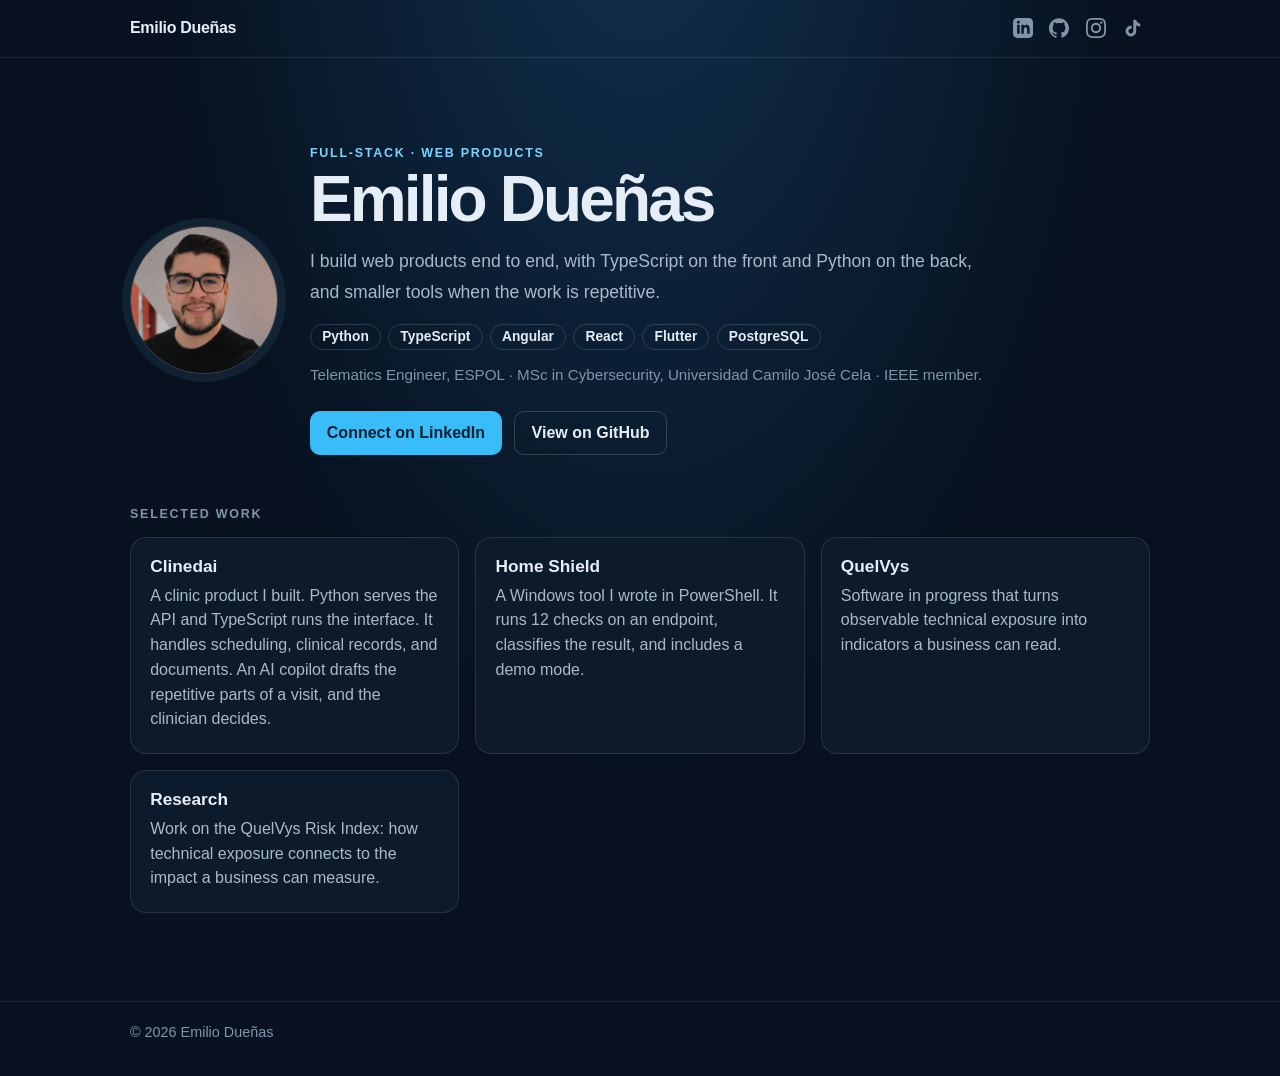
<file: index.html>
<!DOCTYPE html>
<html lang="en">
<head>
<meta charset="UTF-8">
<meta name="viewport" content="width=device-width, initial-scale=1.0">
<title>Emilio Dueñas - Full-stack Developer</title>
<meta name="description" content="Emilio Dueñas is a full-stack developer. He builds web products with TypeScript and Python, including Clinedai, and tools such as Home Shield.">
<meta name="author" content="Emilio Dueñas">
<meta name="keywords" content="software developer, Python, TypeScript, Angular, React, Flutter, PostgreSQL, Clinedai, QuelVys, Emilio Dueñas">
<meta name="theme-color" content="#07111f">
<link rel="canonical" href="https://soyemilioduenas.github.io/">
<meta property="og:type" content="website">
<meta property="og:url" content="https://soyemilioduenas.github.io/">
<meta property="og:title" content="Emilio Dueñas - Full-stack Developer">
<meta property="og:description" content="I build web products with TypeScript on the front and Python on the back, including Clinedai.">
<meta property="og:image" content="https://soyemilioduenas.github.io/images/profile.png">
<meta name="twitter:card" content="summary">
<meta name="twitter:title" content="Emilio Dueñas">
<meta name="twitter:description" content="Full-stack developer">
<link rel="icon" type="image/png" href="/images/favico.png">
<link rel="apple-touch-icon" href="/images/favico.png">
<link rel="stylesheet" href="/css/site.css">
</head>
<body>

<header>
<div class="wrap bar">
<a class="brand" href="/">Emilio Dueñas</a>
<nav class="social" aria-label="Social">
<a href="https://linkedin.com/in/emilio-duenas" target="_blank" rel="noopener noreferrer" title="LinkedIn" aria-label="LinkedIn"><svg xmlns="http://www.w3.org/2000/svg" width="20" height="20" viewBox="0 0 24 24" fill="currentColor" aria-hidden="true"><path d="M19 0h-14c-2.761 0-5 2.239-5 5v14c0 2.761 2.239 5 5 5h14c2.762 0 5-2.239 5-5v-14c0-2.761-2.238-5-5-5zm-11 19h-3v-11h3v11zm-1.5-12.268c-.966 0-1.75-.79-1.75-1.764s.784-1.764 1.75-1.764 1.75.79 1.75 1.764-.783 1.764-1.75 1.764zm13.5 12.268h-3v-5.604c0-3.368-4-3.113-4 0v5.604h-3v-11h3v1.765c1.396-2.586 7-2.777 7 2.476v6.759z"/></svg></a>
<a href="https://github.com/soyemilioduenas" target="_blank" rel="noopener noreferrer" title="GitHub" aria-label="GitHub"><svg xmlns="http://www.w3.org/2000/svg" width="20" height="20" viewBox="0 0 24 24" fill="currentColor" aria-hidden="true"><path d="M12 .297c-6.63 0-12 5.373-12 12 0 5.303 3.438 9.8 8.205 11.385.6.113.82-.258.82-.577 0-.285-.01-1.04-.015-2.04-3.338.724-4.042-1.61-4.042-1.61C4.422 18.07 3.633 17.7 3.633 17.7c-1.087-.744.084-.729.084-.729 1.205.084 1.838 1.236 1.838 1.236 1.07 1.835 2.809 1.305 3.495.998.108-.776.417-1.305.76-1.605-2.665-.3-5.466-1.332-5.466-5.93 0-1.31.465-2.38 1.235-3.22-.135-.303-.54-1.523.105-3.176 0 0 1.005-.322 3.3 1.23.96-.267 1.98-.399 3-.405 1.02.006 2.04.138 3 .405 2.28-1.552 3.285-1.23 3.285-1.23.645 1.653.24 2.873.12 3.176.765.84 1.23 1.91 1.23 3.22 0 4.61-2.805 5.625-5.475 5.92.42.36.81 1.096.81 2.22 0 1.606-.015 2.896-.015 3.286 0 .315.21.69.825.57C20.565 22.092 24 17.592 24 12.297c0-6.627-5.373-12-12-12"/></svg></a>
<a href="https://instagram.com/soyemilioduenas" target="_blank" rel="noopener noreferrer" title="Instagram" aria-label="Instagram"><svg xmlns="http://www.w3.org/2000/svg" width="20" height="20" viewBox="0 0 24 24" fill="currentColor" aria-hidden="true"><path d="M12 2.163c3.204 0 3.584.012 4.85.07 3.252.148 4.771 1.691 4.919 4.919.058 1.265.069 1.645.069 4.849 0 3.205-.012 3.584-.069 4.849-.149 3.225-1.664 4.771-4.919 4.919-1.266.058-1.644.07-4.85.07-3.204 0-3.584-.012-4.849-.07-3.26-.149-4.771-1.699-4.919-4.92-.058-1.265-.07-1.644-.07-4.849 0-3.204.013-3.583.07-4.849.149-3.227 1.664-4.771 4.919-4.919 1.266-.057 1.645-.069 4.849-.069zm0-2.163c-3.259 0-3.667.014-4.947.072-4.358.2-6.78 2.618-6.98 6.98-.059 1.281-.073 1.689-.073 4.948 0 3.259.014 3.668.072 4.948.2 4.358 2.618 6.78 6.98 6.98 1.281.058 1.689.072 4.948.072 3.259 0 3.668-.014 4.948-.072 4.354-.2 6.782-2.618 6.979-6.98.059-1.28.073-1.689.073-4.948 0-3.259-.014-3.667-.072-4.947-.196-4.354-2.617-6.78-6.979-6.98-1.281-.059-1.69-.073-4.949-.073zm0 5.838c-3.403 0-6.162 2.759-6.162 6.162s2.759 6.163 6.162 6.163 6.162-2.759 6.162-6.163c0-3.403-2.759-6.162-6.162-6.162zm0 10.162c-2.209 0-4-1.79-4-4 0-2.209 1.791-4 4-4s4 1.791 4 4c0 2.21-1.791 4-4 4zm6.406-11.845c-.796 0-1.441.645-1.441 1.44s.645 1.44 1.441 1.44c.795 0 1.439-.645 1.439-1.44s-.644-1.44-1.439-1.44z"/></svg></a>
<a href="https://tiktok.com/@soyemilioduenas" target="_blank" rel="noopener noreferrer" title="TikTok" aria-label="TikTok"><svg xmlns="http://www.w3.org/2000/svg" width="20" height="20" viewBox="0 0 24 24" fill="currentColor" aria-hidden="true"><path d="M19.59 6.69a4.83 4.83 0 0 1-3.77-4.25V2h-3.45v13.67a2.89 2.89 0 0 1-5.2 1.74 2.89 2.89 0 0 1 2.31-4.64 2.93 2.93 0 0 1 .88.13V9.4a6.84 6.84 0 0 0-1-.05A6.33 6.33 0 0 0 5 20.1a6.34 6.34 0 0 0 10.86-4.43v-7a8.16 8.16 0 0 0 4.77 1.52v-3.4a4.85 4.85 0 0 1-1-.1z"/></svg></a>
</nav>
</div>
</header>

<main class="wrap page home">
<div class="identity">
<img class="portrait" src="/images/profile.png" alt="Portrait of Emilio Dueñas" width="148" height="148" fetchpriority="high">
<div>
<p class="eyebrow">Full-stack · Web products</p>
<h1>Emilio Dueñas</h1>
<p class="lead">I build web products end to end, with TypeScript on the front and Python on the back, and smaller tools when the work is repetitive.</p>
<ul class="stack" aria-label="Technologies">
<li>Python</li>
<li>TypeScript</li>
<li>Angular</li>
<li>React</li>
<li>Flutter</li>
<li>PostgreSQL</li>
</ul>
<p class="facts">Telematics Engineer, ESPOL · MSc in Cybersecurity, Universidad Camilo José Cela · IEEE member.</p>
<div class="actions">
<a class="btn btn-primary" href="https://linkedin.com/in/emilio-duenas" target="_blank" rel="noopener noreferrer">Connect on LinkedIn</a>
<a class="btn btn-secondary" href="https://github.com/soyemilioduenas" target="_blank" rel="noopener noreferrer">View on GitHub</a>
</div>
</div>
</div>
<section class="work" aria-labelledby="work-heading">
<h2 id="work-heading">Selected work</h2>
<div class="work-grid">
<a class="work-card" href="https://clinedai.com/" target="_blank" rel="noopener noreferrer">
<strong>Clinedai</strong>
<span>A clinic product I built. Python serves the API and TypeScript runs the interface. It handles scheduling, clinical records, and documents. An AI copilot drafts the repetitive parts of a visit, and the clinician decides.</span>
</a>
<a class="work-card" href="/templates/">
<strong>Home Shield</strong>
<span>A Windows tool I wrote in PowerShell. It runs 12 checks on an endpoint, classifies the result, and includes a demo mode.</span>
</a>
<a class="work-card" href="/quelvys/">
<strong>QuelVys</strong>
<span>Software in progress that turns observable technical exposure into indicators a business can read.</span>
</a>
<a class="work-card" href="/research/">
<strong>Research</strong>
<span>Work on the QuelVys Risk Index: how technical exposure connects to the impact a business can measure.</span>
</a>
</div>
</section>
</main>

<footer>
<div class="wrap foot">
<p>&copy; 2026 Emilio Dueñas</p>
</div>
</footer>

</body>
</html>
</file>
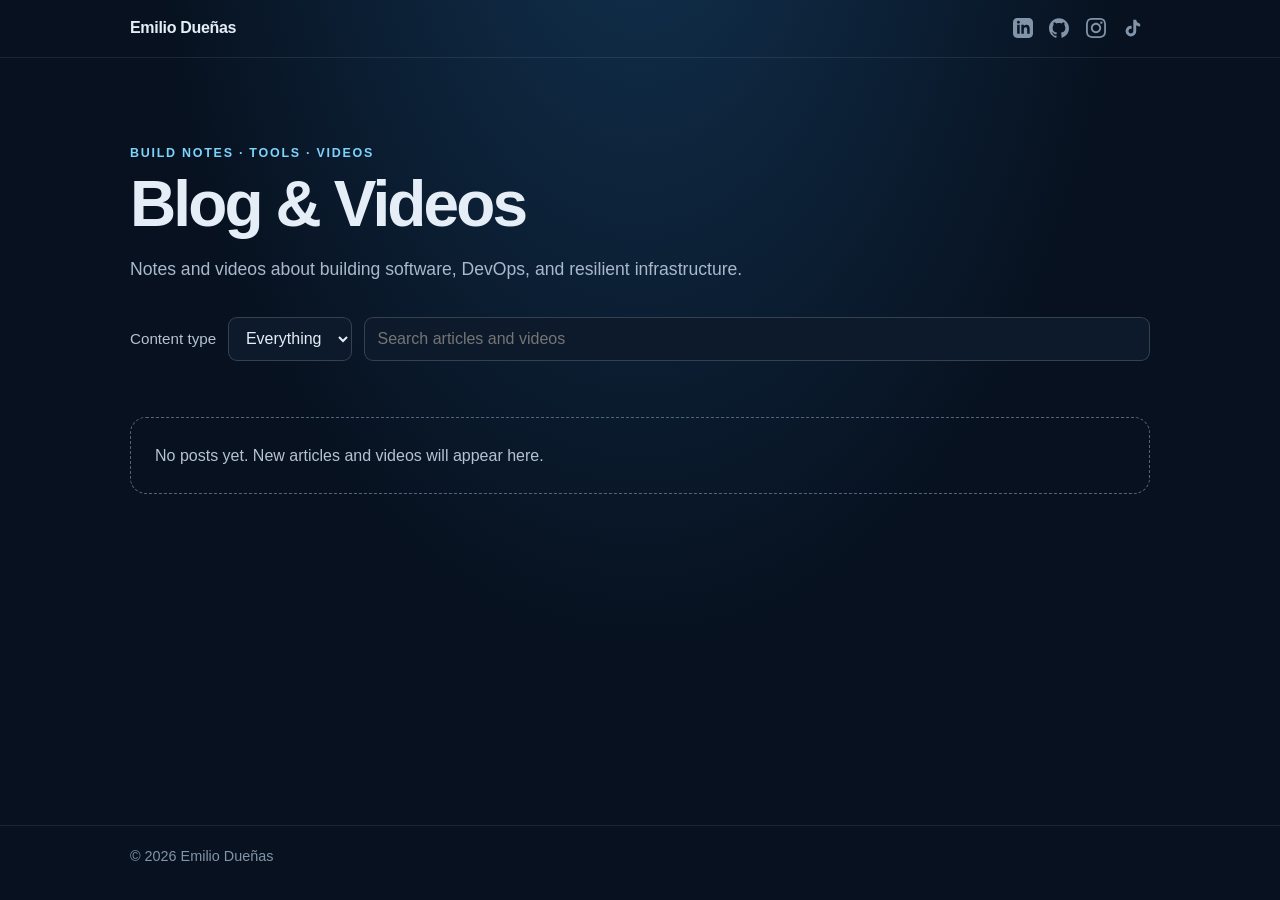
<file: blog/index.html>
<!doctype html>
<html lang="en">
<head>
  <meta charset="utf-8">
  <meta name="viewport" content="width=device-width, initial-scale=1">
  <meta name="description" content="Articles, notes, and videos by Emilio Dueñas about building software, DevOps, and resilient infrastructure.">
  <meta name="theme-color" content="#07111f">
  <link rel="canonical" href="https://soyemilioduenas.github.io/blog/">
  <meta property="og:type" content="website">
  <meta property="og:url" content="https://soyemilioduenas.github.io/blog/">
  <meta property="og:title" content="Blog & Videos | Emilio Dueñas">
  <meta property="og:description" content="Articles, notes, and videos about building software, DevOps, and resilient infrastructure.">
  <link rel="icon" type="image/png" href="/images/favico.png">
  <link rel="apple-touch-icon" href="/images/favico.png">
  <link rel="stylesheet" href="/css/site.css">
  <title>Blog & Videos | Emilio Dueñas</title>
</head>
<body>
  <header>
    <div class="wrap bar">
      <a class="brand" href="/">Emilio Dueñas</a>
      <nav class="social" aria-label="Social">
        <a href="https://linkedin.com/in/emilio-duenas" target="_blank" rel="noopener noreferrer" title="LinkedIn" aria-label="LinkedIn"><svg xmlns="http://www.w3.org/2000/svg" width="20" height="20" viewBox="0 0 24 24" fill="currentColor" aria-hidden="true"><path d="M19 0h-14c-2.761 0-5 2.239-5 5v14c0 2.761 2.239 5 5 5h14c2.762 0 5-2.239 5-5v-14c0-2.761-2.238-5-5-5zm-11 19h-3v-11h3v11zm-1.5-12.268c-.966 0-1.75-.79-1.75-1.764s.784-1.764 1.75-1.764 1.75.79 1.75 1.764-.783 1.764-1.75 1.764zm13.5 12.268h-3v-5.604c0-3.368-4-3.113-4 0v5.604h-3v-11h3v1.765c1.396-2.586 7-2.777 7 2.476v6.759z"/></svg></a>
        <a href="https://github.com/soyemilioduenas" target="_blank" rel="noopener noreferrer" title="GitHub" aria-label="GitHub"><svg xmlns="http://www.w3.org/2000/svg" width="20" height="20" viewBox="0 0 24 24" fill="currentColor" aria-hidden="true"><path d="M12 .297c-6.63 0-12 5.373-12 12 0 5.303 3.438 9.8 8.205 11.385.6.113.82-.258.82-.577 0-.285-.01-1.04-.015-2.04-3.338.724-4.042-1.61-4.042-1.61C4.422 18.07 3.633 17.7 3.633 17.7c-1.087-.744.084-.729.084-.729 1.205.084 1.838 1.236 1.838 1.236 1.07 1.835 2.809 1.305 3.495.998.108-.776.417-1.305.76-1.605-2.665-.3-5.466-1.332-5.466-5.93 0-1.31.465-2.38 1.235-3.22-.135-.303-.54-1.523.105-3.176 0 0 1.005-.322 3.3 1.23.96-.267 1.98-.399 3-.405 1.02.006 2.04.138 3 .405 2.28-1.552 3.285-1.23 3.285-1.23.645 1.653.24 2.873.12 3.176.765.84 1.23 1.91 1.23 3.22 0 4.61-2.805 5.625-5.475 5.92.42.36.81 1.096.81 2.22 0 1.606-.015 2.896-.015 3.286 0 .315.21.69.825.57C20.565 22.092 24 17.592 24 12.297c0-6.627-5.373-12-12-12"/></svg></a>
        <a href="https://instagram.com/soyemilioduenas" target="_blank" rel="noopener noreferrer" title="Instagram" aria-label="Instagram"><svg xmlns="http://www.w3.org/2000/svg" width="20" height="20" viewBox="0 0 24 24" fill="currentColor" aria-hidden="true"><path d="M12 2.163c3.204 0 3.584.012 4.85.07 3.252.148 4.771 1.691 4.919 4.919.058 1.265.069 1.645.069 4.849 0 3.205-.012 3.584-.069 4.849-.149 3.225-1.664 4.771-4.919 4.919-1.266.058-1.644.07-4.85.07-3.204 0-3.584-.012-4.849-.07-3.26-.149-4.771-1.699-4.919-4.92-.058-1.265-.07-1.644-.07-4.849 0-3.204.013-3.583.07-4.849.149-3.227 1.664-4.771 4.919-4.919 1.266-.057 1.645-.069 4.849-.069zm0-2.163c-3.259 0-3.667.014-4.947.072-4.358.2-6.78 2.618-6.98 6.98-.059 1.281-.073 1.689-.073 4.948 0 3.259.014 3.668.072 4.948.2 4.358 2.618 6.78 6.98 6.98 1.281.058 1.689.072 4.948.072 3.259 0 3.668-.014 4.948-.072 4.354-.2 6.782-2.618 6.979-6.98.059-1.28.073-1.689.073-4.948 0-3.259-.014-3.667-.072-4.947-.196-4.354-2.617-6.78-6.979-6.98-1.281-.059-1.69-.073-4.949-.073zm0 5.838c-3.403 0-6.162 2.759-6.162 6.162s2.759 6.163 6.162 6.163 6.162-2.759 6.162-6.163c0-3.403-2.759-6.162-6.162-6.162zm0 10.162c-2.209 0-4-1.79-4-4 0-2.209 1.791-4 4-4s4 1.791 4 4c0 2.21-1.791 4-4 4zm6.406-11.845c-.796 0-1.441.645-1.441 1.44s.645 1.44 1.441 1.44c.795 0 1.439-.645 1.439-1.44s-.644-1.44-1.439-1.44z"/></svg></a>
        <a href="https://tiktok.com/@soyemilioduenas" target="_blank" rel="noopener noreferrer" title="TikTok" aria-label="TikTok"><svg xmlns="http://www.w3.org/2000/svg" width="20" height="20" viewBox="0 0 24 24" fill="currentColor" aria-hidden="true"><path d="M19.59 6.69a4.83 4.83 0 0 1-3.77-4.25V2h-3.45v13.67a2.89 2.89 0 0 1-5.2 1.74 2.89 2.89 0 0 1 2.31-4.64 2.93 2.93 0 0 1 .88.13V9.4a6.84 6.84 0 0 0-1-.05A6.33 6.33 0 0 0 5 20.1a6.34 6.34 0 0 0 10.86-4.43v-7a8.16 8.16 0 0 0 4.77 1.52v-3.4a4.85 4.85 0 0 1-1-.1z"/></svg></a>
      </nav>
    </div>
  </header>
  <main class="wrap page">
    <p class="eyebrow">Build notes · Tools · Videos</p>
    <h1>Blog &amp; Videos</h1>
    <p class="lead">Notes and videos about building software, DevOps, and resilient infrastructure.</p>
    <div class="controls">
      <label for="type-filter">Content type</label>
      <select id="type-filter">
        <option value="all">Everything</option>
        <option value="article">Articles</option>
        <option value="video">Videos</option>
      </select>
      <label class="visually-hidden" for="search">Search posts</label>
      <input id="search" type="search" placeholder="Search articles and videos" autocomplete="off">
    </div>
    <section id="feed" class="feed" aria-label="Blog posts" aria-live="polite"></section>
    <p id="empty-state" class="empty" hidden>No posts yet. New articles and videos will appear here.</p>
  </main>
  <footer>
    <div class="wrap foot">
      <p>&copy; 2026 Emilio Dueñas</p>
    </div>
  </footer>
  <script>
    const feed = document.querySelector("#feed");
    const emptyState = document.querySelector("#empty-state");
    const typeFilter = document.querySelector("#type-filter");
    const search = document.querySelector("#search");
    const dateFormatter = new Intl.DateTimeFormat("en", { dateStyle: "long", timeZone: "UTC" });
    let entries = [];

    function addText(parent, tag, className, text) {
      const element = document.createElement(tag);
      if (className) element.className = className;
      element.textContent = text;
      parent.append(element);
      return element;
    }

    function getDate(value) {
      const date = new Date(`${value}T00:00:00Z`);
      return Number.isNaN(date.valueOf()) ? value : dateFormatter.format(date);
    }

    function safeVideoId(value) {
      return typeof value === "string" && /^[A-Za-z0-9_-]{11}$/.test(value) ? value : null;
    }

    function render() {
      const kind = typeFilter.value;
      const term = search.value.trim().toLocaleLowerCase();
      const visible = entries.filter((entry) => {
        const matchesType = kind === "all" || entry.type === kind;
        const matchesText = `${entry.title} ${entry.summary} ${(entry.tags || []).join(" ")}`.toLocaleLowerCase().includes(term);
        return matchesType && matchesText;
      });
      feed.replaceChildren();
      emptyState.hidden = visible.length > 0;
      if (entries.length && !visible.length) emptyState.textContent = "No posts match your search. Try a different term or filter.";
      else emptyState.textContent = "No posts yet. New articles and videos will appear here.";

      for (const entry of visible) {
        const card = document.createElement("article");
        card.className = "card";
        if (entry.type === "video") {
          const frame = document.createElement("div");
          frame.className = "frame";
          const iframe = document.createElement("iframe");
          iframe.src = `https://www.youtube-nocookie.com/embed/${safeVideoId(entry.youtubeId)}`;
          iframe.title = `Video: ${entry.title}`;
          iframe.loading = "lazy";
          iframe.referrerPolicy = "strict-origin-when-cross-origin";
          iframe.allow = "accelerometer; autoplay; clipboard-write; encrypted-media; gyroscope; picture-in-picture; web-share";
          iframe.allowFullscreen = true;
          frame.append(iframe);
          card.append(frame);
        }

        const details = document.createElement("div");
        details.className = "details";
        const meta = document.createElement("div");
        meta.className = "meta";
        addText(meta, "span", "kind", entry.type === "video" ? "Video" : "Article");
        const time = addText(meta, "time", "", getDate(entry.date));
        time.dateTime = entry.date;
        details.append(meta);
        const heading = addText(details, "h2", "", entry.title);
        if (entry.type === "article") {
          const link = document.createElement("a");
          link.href = entry.url;
          link.className = "read-more";
          link.textContent = "Read article →";
          heading.replaceChildren(link);
        }
        if (entry.summary) addText(details, "p", "summary", entry.summary);
        card.append(details);
        feed.append(card);
      }
    }

    typeFilter.addEventListener("change", render);
    search.addEventListener("input", render);

    Promise.all([
      fetch("/blog/articles.json").then((response) => { if (!response.ok) throw new Error(); return response.json(); }),
      fetch("/videos/videos.json").then((response) => { if (!response.ok) throw new Error(); return response.json(); })
    ]).then(([articles, videos]) => {
      const validArticles = Array.isArray(articles) ? articles
        .filter((item) => item && item.title && item.date && item.summary && typeof item.url === "string" && item.url.startsWith("/blog/posts/"))
        .map((item) => ({ ...item, type: "article" })) : [];
      const validVideos = Array.isArray(videos) ? videos
        .filter((item) => item && item.title && item.date && safeVideoId(item.youtubeId))
        .map((item) => ({ ...item, summary: item.description || "", type: "video" })) : [];
      entries = [...validArticles, ...validVideos].sort((a, b) => b.date.localeCompare(a.date));
      render();
    }).catch(() => {
      emptyState.hidden = false;
      emptyState.textContent = "Posts could not be loaded right now. Please try again later.";
    });
  </script>
</body>
</html>
</file>
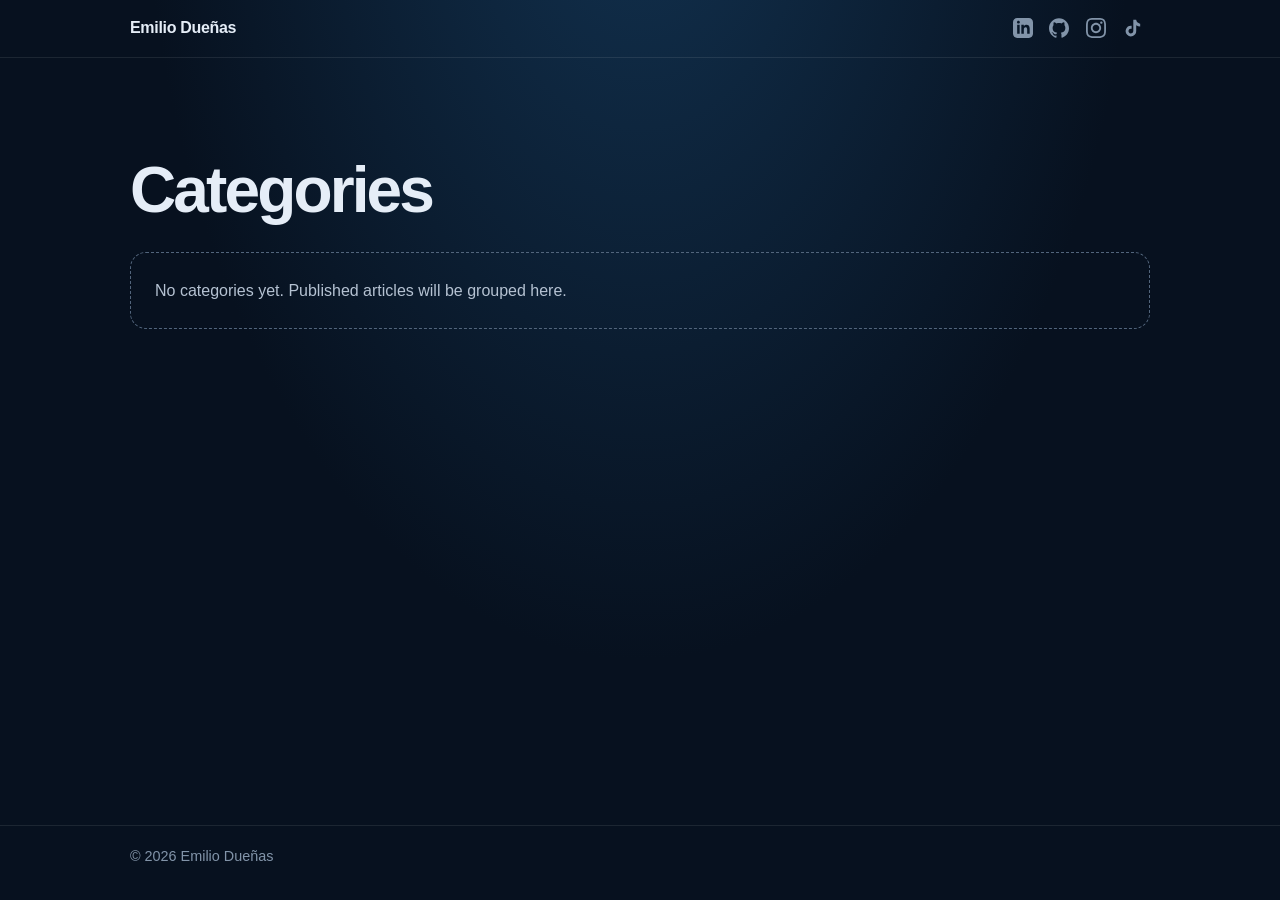
<file: categories/index.html>
<!DOCTYPE html>
<html lang="en">
<head>
<meta charset="UTF-8">
<meta name="viewport" content="width=device-width, initial-scale=1.0">
<title>Categories | Emilio Dueñas</title>
<meta name="description" content="Categories on the site of Emilio Dueñas.">
<meta name="author" content="Emilio Dueñas">
<meta name="theme-color" content="#07111f">
<link rel="canonical" href="https://soyemilioduenas.github.io/categories/">
<meta property="og:type" content="website">
<meta property="og:url" content="https://soyemilioduenas.github.io/categories/">
<meta property="og:title" content="Categories | Emilio Dueñas">
<meta property="og:description" content="Categories on the site of Emilio Dueñas.">
<meta property="og:image" content="https://soyemilioduenas.github.io/images/favico.png">
<link rel="icon" type="image/png" href="/images/favico.png">
<link rel="apple-touch-icon" href="/images/favico.png">
<link rel="stylesheet" href="/css/site.css">
</head>
<body>

<header>
<div class="wrap bar">
<a class="brand" href="/">Emilio Dueñas</a>
<nav class="social" aria-label="Social">
<a href="https://linkedin.com/in/emilio-duenas" target="_blank" rel="noopener noreferrer" title="LinkedIn" aria-label="LinkedIn"><svg xmlns="http://www.w3.org/2000/svg" width="20" height="20" viewBox="0 0 24 24" fill="currentColor" aria-hidden="true"><path d="M19 0h-14c-2.761 0-5 2.239-5 5v14c0 2.761 2.239 5 5 5h14c2.762 0 5-2.239 5-5v-14c0-2.761-2.238-5-5-5zm-11 19h-3v-11h3v11zm-1.5-12.268c-.966 0-1.75-.79-1.75-1.764s.784-1.764 1.75-1.764 1.75.79 1.75 1.764-.783 1.764-1.75 1.764zm13.5 12.268h-3v-5.604c0-3.368-4-3.113-4 0v5.604h-3v-11h3v1.765c1.396-2.586 7-2.777 7 2.476v6.759z"/></svg></a>
<a href="https://github.com/soyemilioduenas" target="_blank" rel="noopener noreferrer" title="GitHub" aria-label="GitHub"><svg xmlns="http://www.w3.org/2000/svg" width="20" height="20" viewBox="0 0 24 24" fill="currentColor" aria-hidden="true"><path d="M12 .297c-6.63 0-12 5.373-12 12 0 5.303 3.438 9.8 8.205 11.385.6.113.82-.258.82-.577 0-.285-.01-1.04-.015-2.04-3.338.724-4.042-1.61-4.042-1.61C4.422 18.07 3.633 17.7 3.633 17.7c-1.087-.744.084-.729.084-.729 1.205.084 1.838 1.236 1.838 1.236 1.07 1.835 2.809 1.305 3.495.998.108-.776.417-1.305.76-1.605-2.665-.3-5.466-1.332-5.466-5.93 0-1.31.465-2.38 1.235-3.22-.135-.303-.54-1.523.105-3.176 0 0 1.005-.322 3.3 1.23.96-.267 1.98-.399 3-.405 1.02.006 2.04.138 3 .405 2.28-1.552 3.285-1.23 3.285-1.23.645 1.653.24 2.873.12 3.176.765.84 1.23 1.91 1.23 3.22 0 4.61-2.805 5.625-5.475 5.92.42.36.81 1.096.81 2.22 0 1.606-.015 2.896-.015 3.286 0 .315.21.69.825.57C20.565 22.092 24 17.592 24 12.297c0-6.627-5.373-12-12-12"/></svg></a>
<a href="https://instagram.com/soyemilioduenas" target="_blank" rel="noopener noreferrer" title="Instagram" aria-label="Instagram"><svg xmlns="http://www.w3.org/2000/svg" width="20" height="20" viewBox="0 0 24 24" fill="currentColor" aria-hidden="true"><path d="M12 2.163c3.204 0 3.584.012 4.85.07 3.252.148 4.771 1.691 4.919 4.919.058 1.265.069 1.645.069 4.849 0 3.205-.012 3.584-.069 4.849-.149 3.225-1.664 4.771-4.919 4.919-1.266.058-1.644.07-4.85.07-3.204 0-3.584-.012-4.849-.07-3.26-.149-4.771-1.699-4.919-4.92-.058-1.265-.07-1.644-.07-4.849 0-3.204.013-3.583.07-4.849.149-3.227 1.664-4.771 4.919-4.919 1.266-.057 1.645-.069 4.849-.069zm0-2.163c-3.259 0-3.667.014-4.947.072-4.358.2-6.78 2.618-6.98 6.98-.059 1.281-.073 1.689-.073 4.948 0 3.259.014 3.668.072 4.948.2 4.358 2.618 6.78 6.98 6.98 1.281.058 1.689.072 4.948.072 3.259 0 3.668-.014 4.948-.072 4.354-.2 6.782-2.618 6.979-6.98.059-1.28.073-1.689.073-4.948 0-3.259-.014-3.667-.072-4.947-.196-4.354-2.617-6.78-6.979-6.98-1.281-.059-1.69-.073-4.949-.073zm0 5.838c-3.403 0-6.162 2.759-6.162 6.162s2.759 6.163 6.162 6.163 6.162-2.759 6.162-6.163c0-3.403-2.759-6.162-6.162-6.162zm0 10.162c-2.209 0-4-1.79-4-4 0-2.209 1.791-4 4-4s4 1.791 4 4c0 2.21-1.791 4-4 4zm6.406-11.845c-.796 0-1.441.645-1.441 1.44s.645 1.44 1.441 1.44c.795 0 1.439-.645 1.439-1.44s-.644-1.44-1.439-1.44z"/></svg></a>
<a href="https://tiktok.com/@soyemilioduenas" target="_blank" rel="noopener noreferrer" title="TikTok" aria-label="TikTok"><svg xmlns="http://www.w3.org/2000/svg" width="20" height="20" viewBox="0 0 24 24" fill="currentColor" aria-hidden="true"><path d="M19.59 6.69a4.83 4.83 0 0 1-3.77-4.25V2h-3.45v13.67a2.89 2.89 0 0 1-5.2 1.74 2.89 2.89 0 0 1 2.31-4.64 2.93 2.93 0 0 1 .88.13V9.4a6.84 6.84 0 0 0-1-.05A6.33 6.33 0 0 0 5 20.1a6.34 6.34 0 0 0 10.86-4.43v-7a8.16 8.16 0 0 0 4.77 1.52v-3.4a4.85 4.85 0 0 1-1-.1z"/></svg></a>
</nav>
</div>
</header>

<main class="wrap page">
<h1>Categories</h1>
<p class="empty">No categories yet. Published articles will be grouped here.</p>
</main>

<footer>
<div class="wrap foot">
<p>&copy; 2026 Emilio Dueñas</p>
</div>
</footer>

</body>
</html>
</file>
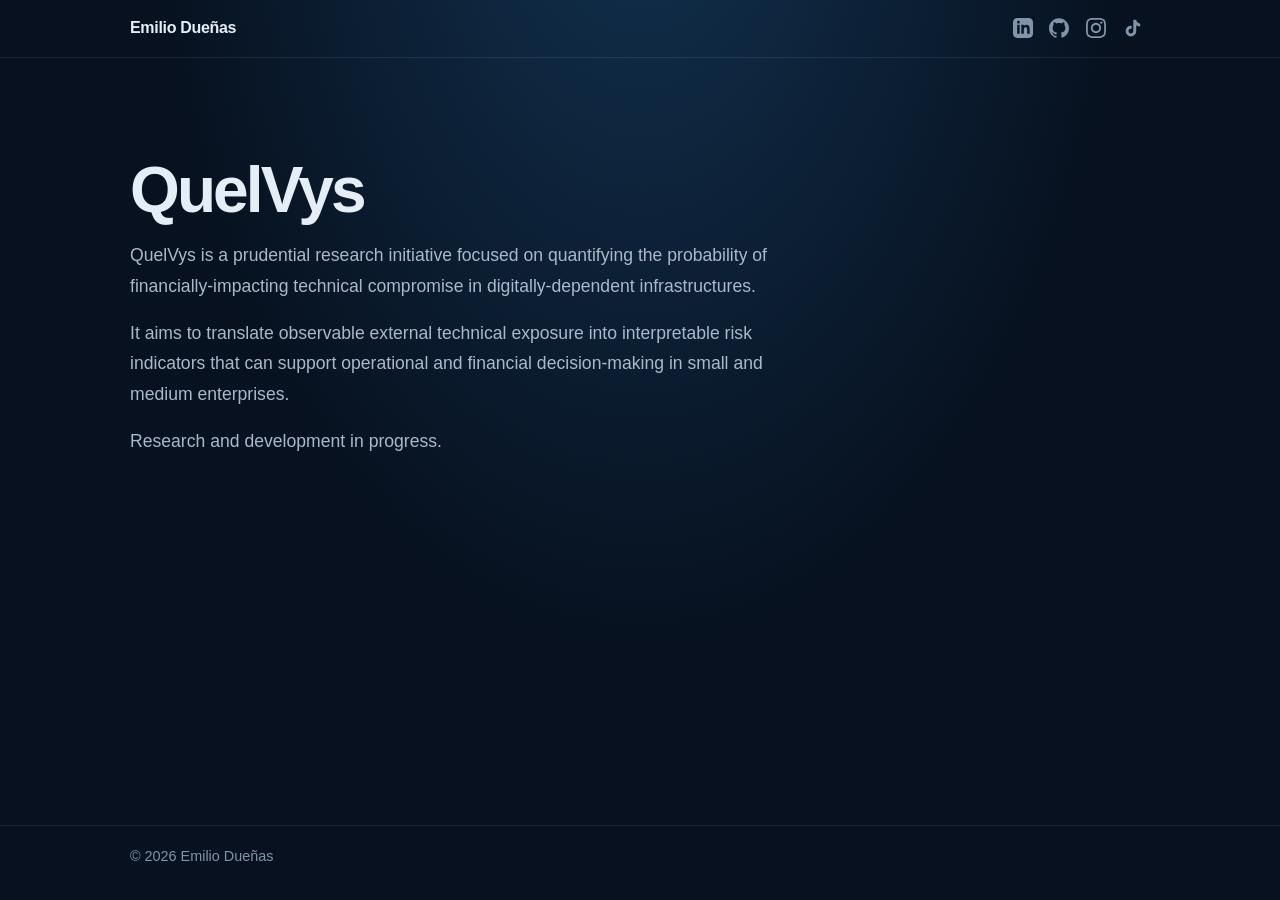
<file: quelvys/index.html>
<!DOCTYPE html>
<html lang="en">
<head>
<meta charset="UTF-8">
<meta name="viewport" content="width=device-width, initial-scale=1.0">
<title>QuelVys | Emilio Dueñas</title>
<meta name="description" content="QuelVys is a prudential research initiative focused on quantifying the probability of financially-impacting technical compromise in digitally-dependent infrastructures.">
<meta name="author" content="Emilio Dueñas">
<meta name="keywords" content="cybersecurity, cyber risk, SME security, QuelVys, infrastructure security, DevOps, penetration testing">
<meta name="theme-color" content="#07111f">
<link rel="canonical" href="https://soyemilioduenas.github.io/quelvys/">
<meta property="og:type" content="website">
<meta property="og:url" content="https://soyemilioduenas.github.io/quelvys/">
<meta property="og:title" content="QuelVys | Emilio Dueñas">
<meta property="og:description" content="A prudential research initiative that translates external technical exposure into interpretable risk indicators for small and medium enterprises.">
<meta property="og:image" content="https://soyemilioduenas.github.io/images/favico.png">
<meta name="twitter:card" content="summary">
<meta name="twitter:title" content="Emilio Dueñas">
<meta name="twitter:description" content="Software developer">
<link rel="icon" type="image/png" href="/images/favico.png">
<link rel="apple-touch-icon" href="/images/favico.png">
<link rel="stylesheet" href="/css/site.css">
</head>
<body>

<header>
<div class="wrap bar">
<a class="brand" href="/">Emilio Dueñas</a>
<nav class="social" aria-label="Social">
<a href="https://linkedin.com/in/emilio-duenas" target="_blank" rel="noopener noreferrer" title="LinkedIn" aria-label="LinkedIn"><svg xmlns="http://www.w3.org/2000/svg" width="20" height="20" viewBox="0 0 24 24" fill="currentColor" aria-hidden="true"><path d="M19 0h-14c-2.761 0-5 2.239-5 5v14c0 2.761 2.239 5 5 5h14c2.762 0 5-2.239 5-5v-14c0-2.761-2.238-5-5-5zm-11 19h-3v-11h3v11zm-1.5-12.268c-.966 0-1.75-.79-1.75-1.764s.784-1.764 1.75-1.764 1.75.79 1.75 1.764-.783 1.764-1.75 1.764zm13.5 12.268h-3v-5.604c0-3.368-4-3.113-4 0v5.604h-3v-11h3v1.765c1.396-2.586 7-2.777 7 2.476v6.759z"/></svg></a>
<a href="https://github.com/soyemilioduenas" target="_blank" rel="noopener noreferrer" title="GitHub" aria-label="GitHub"><svg xmlns="http://www.w3.org/2000/svg" width="20" height="20" viewBox="0 0 24 24" fill="currentColor" aria-hidden="true"><path d="M12 .297c-6.63 0-12 5.373-12 12 0 5.303 3.438 9.8 8.205 11.385.6.113.82-.258.82-.577 0-.285-.01-1.04-.015-2.04-3.338.724-4.042-1.61-4.042-1.61C4.422 18.07 3.633 17.7 3.633 17.7c-1.087-.744.084-.729.084-.729 1.205.084 1.838 1.236 1.838 1.236 1.07 1.835 2.809 1.305 3.495.998.108-.776.417-1.305.76-1.605-2.665-.3-5.466-1.332-5.466-5.93 0-1.31.465-2.38 1.235-3.22-.135-.303-.54-1.523.105-3.176 0 0 1.005-.322 3.3 1.23.96-.267 1.98-.399 3-.405 1.02.006 2.04.138 3 .405 2.28-1.552 3.285-1.23 3.285-1.23.645 1.653.24 2.873.12 3.176.765.84 1.23 1.91 1.23 3.22 0 4.61-2.805 5.625-5.475 5.92.42.36.81 1.096.81 2.22 0 1.606-.015 2.896-.015 3.286 0 .315.21.69.825.57C20.565 22.092 24 17.592 24 12.297c0-6.627-5.373-12-12-12"/></svg></a>
<a href="https://instagram.com/soyemilioduenas" target="_blank" rel="noopener noreferrer" title="Instagram" aria-label="Instagram"><svg xmlns="http://www.w3.org/2000/svg" width="20" height="20" viewBox="0 0 24 24" fill="currentColor" aria-hidden="true"><path d="M12 2.163c3.204 0 3.584.012 4.85.07 3.252.148 4.771 1.691 4.919 4.919.058 1.265.069 1.645.069 4.849 0 3.205-.012 3.584-.069 4.849-.149 3.225-1.664 4.771-4.919 4.919-1.266.058-1.644.07-4.85.07-3.204 0-3.584-.012-4.849-.07-3.26-.149-4.771-1.699-4.919-4.92-.058-1.265-.07-1.644-.07-4.849 0-3.204.013-3.583.07-4.849.149-3.227 1.664-4.771 4.919-4.919 1.266-.057 1.645-.069 4.849-.069zm0-2.163c-3.259 0-3.667.014-4.947.072-4.358.2-6.78 2.618-6.98 6.98-.059 1.281-.073 1.689-.073 4.948 0 3.259.014 3.668.072 4.948.2 4.358 2.618 6.78 6.98 6.98 1.281.058 1.689.072 4.948.072 3.259 0 3.668-.014 4.948-.072 4.354-.2 6.782-2.618 6.979-6.98.059-1.28.073-1.689.073-4.948 0-3.259-.014-3.667-.072-4.947-.196-4.354-2.617-6.78-6.979-6.98-1.281-.059-1.69-.073-4.949-.073zm0 5.838c-3.403 0-6.162 2.759-6.162 6.162s2.759 6.163 6.162 6.163 6.162-2.759 6.162-6.163c0-3.403-2.759-6.162-6.162-6.162zm0 10.162c-2.209 0-4-1.79-4-4 0-2.209 1.791-4 4-4s4 1.791 4 4c0 2.21-1.791 4-4 4zm6.406-11.845c-.796 0-1.441.645-1.441 1.44s.645 1.44 1.441 1.44c.795 0 1.439-.645 1.439-1.44s-.644-1.44-1.439-1.44z"/></svg></a>
<a href="https://tiktok.com/@soyemilioduenas" target="_blank" rel="noopener noreferrer" title="TikTok" aria-label="TikTok"><svg xmlns="http://www.w3.org/2000/svg" width="20" height="20" viewBox="0 0 24 24" fill="currentColor" aria-hidden="true"><path d="M19.59 6.69a4.83 4.83 0 0 1-3.77-4.25V2h-3.45v13.67a2.89 2.89 0 0 1-5.2 1.74 2.89 2.89 0 0 1 2.31-4.64 2.93 2.93 0 0 1 .88.13V9.4a6.84 6.84 0 0 0-1-.05A6.33 6.33 0 0 0 5 20.1a6.34 6.34 0 0 0 10.86-4.43v-7a8.16 8.16 0 0 0 4.77 1.52v-3.4a4.85 4.85 0 0 1-1-.1z"/></svg></a>
</nav>
</div>
</header>

<main class="wrap page">
<h1>QuelVys</h1>
<div class="intro">
<p>QuelVys is a prudential research initiative focused on quantifying the probability of financially-impacting technical compromise in digitally-dependent infrastructures.</p>
<p>It aims to translate observable external technical exposure into interpretable risk indicators that can support operational and financial decision-making in small and medium enterprises.</p>
<p>Research and development in progress.</p>
</div>
</main>

<footer>
<div class="wrap foot">
<p>&copy; 2026 Emilio Dueñas</p>
</div>
</footer>

</body>
</html>
</file>
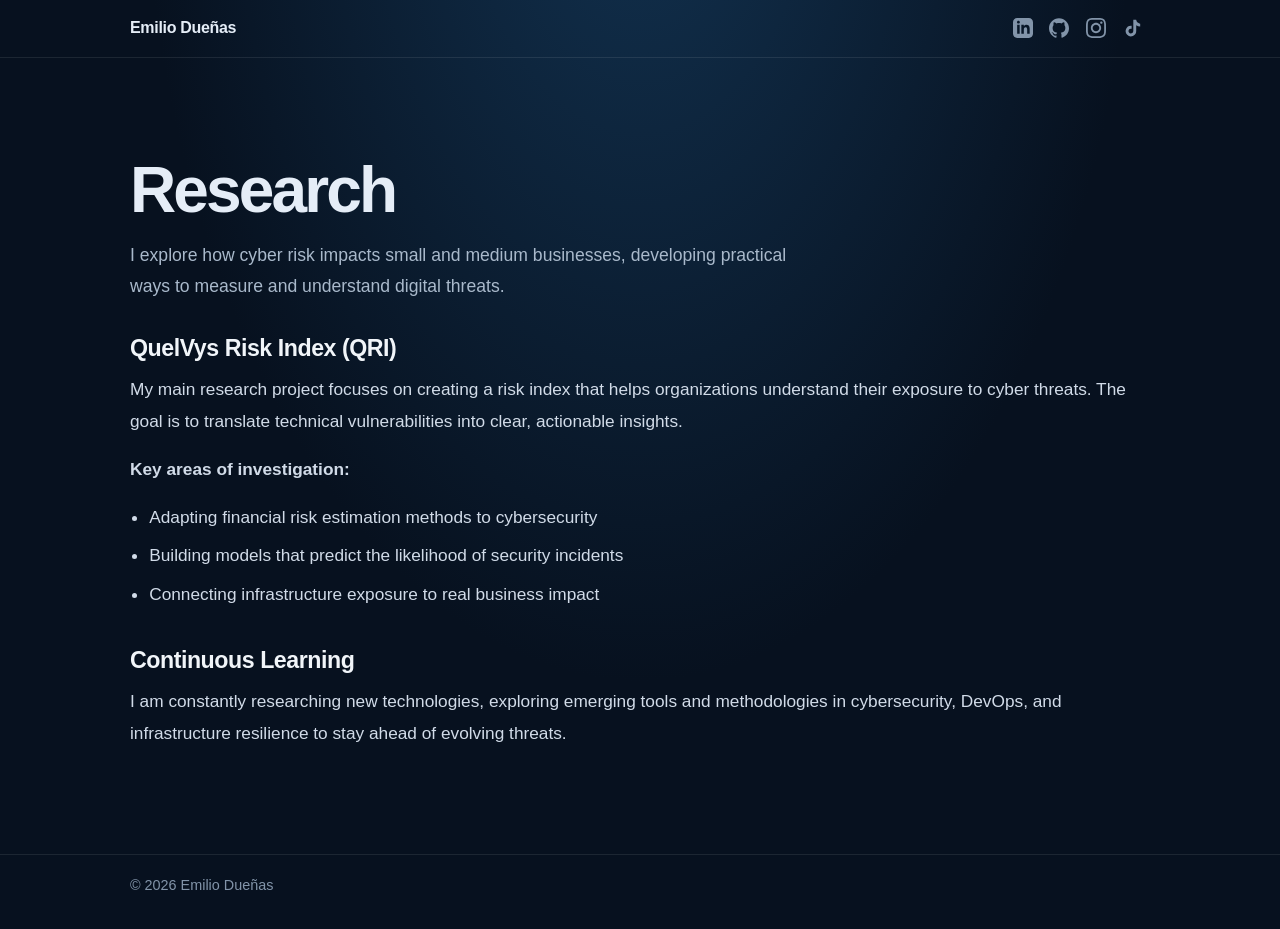
<file: research/index.html>
<!DOCTYPE html>
<html lang="en">
<head>
<meta charset="UTF-8">
<meta name="viewport" content="width=device-width, initial-scale=1.0">
<title>Research | Emilio Dueñas</title>
<meta name="description" content="Research on how cyber risk impacts small and medium businesses, including the QuelVys Risk Index.">
<meta name="author" content="Emilio Dueñas">
<meta name="keywords" content="cybersecurity, cyber risk, SME security, QuelVys, infrastructure security, DevOps, penetration testing">
<meta name="theme-color" content="#07111f">
<link rel="canonical" href="https://soyemilioduenas.github.io/research/">
<meta property="og:type" content="website">
<meta property="og:url" content="https://soyemilioduenas.github.io/research/">
<meta property="og:title" content="Research | Emilio Dueñas">
<meta property="og:description" content="Research on how cyber risk impacts small and medium businesses, including the QuelVys Risk Index.">
<meta property="og:image" content="https://soyemilioduenas.github.io/images/favico.png">
<meta name="twitter:card" content="summary">
<meta name="twitter:title" content="Emilio Dueñas">
<meta name="twitter:description" content="Software developer">
<link rel="icon" type="image/png" href="/images/favico.png">
<link rel="apple-touch-icon" href="/images/favico.png">
<link rel="stylesheet" href="/css/site.css">
</head>
<body>

<header>
<div class="wrap bar">
<a class="brand" href="/">Emilio Dueñas</a>
<nav class="social" aria-label="Social">
<a href="https://linkedin.com/in/emilio-duenas" target="_blank" rel="noopener noreferrer" title="LinkedIn" aria-label="LinkedIn"><svg xmlns="http://www.w3.org/2000/svg" width="20" height="20" viewBox="0 0 24 24" fill="currentColor" aria-hidden="true"><path d="M19 0h-14c-2.761 0-5 2.239-5 5v14c0 2.761 2.239 5 5 5h14c2.762 0 5-2.239 5-5v-14c0-2.761-2.238-5-5-5zm-11 19h-3v-11h3v11zm-1.5-12.268c-.966 0-1.75-.79-1.75-1.764s.784-1.764 1.75-1.764 1.75.79 1.75 1.764-.783 1.764-1.75 1.764zm13.5 12.268h-3v-5.604c0-3.368-4-3.113-4 0v5.604h-3v-11h3v1.765c1.396-2.586 7-2.777 7 2.476v6.759z"/></svg></a>
<a href="https://github.com/soyemilioduenas" target="_blank" rel="noopener noreferrer" title="GitHub" aria-label="GitHub"><svg xmlns="http://www.w3.org/2000/svg" width="20" height="20" viewBox="0 0 24 24" fill="currentColor" aria-hidden="true"><path d="M12 .297c-6.63 0-12 5.373-12 12 0 5.303 3.438 9.8 8.205 11.385.6.113.82-.258.82-.577 0-.285-.01-1.04-.015-2.04-3.338.724-4.042-1.61-4.042-1.61C4.422 18.07 3.633 17.7 3.633 17.7c-1.087-.744.084-.729.084-.729 1.205.084 1.838 1.236 1.838 1.236 1.07 1.835 2.809 1.305 3.495.998.108-.776.417-1.305.76-1.605-2.665-.3-5.466-1.332-5.466-5.93 0-1.31.465-2.38 1.235-3.22-.135-.303-.54-1.523.105-3.176 0 0 1.005-.322 3.3 1.23.96-.267 1.98-.399 3-.405 1.02.006 2.04.138 3 .405 2.28-1.552 3.285-1.23 3.285-1.23.645 1.653.24 2.873.12 3.176.765.84 1.23 1.91 1.23 3.22 0 4.61-2.805 5.625-5.475 5.92.42.36.81 1.096.81 2.22 0 1.606-.015 2.896-.015 3.286 0 .315.21.69.825.57C20.565 22.092 24 17.592 24 12.297c0-6.627-5.373-12-12-12"/></svg></a>
<a href="https://instagram.com/soyemilioduenas" target="_blank" rel="noopener noreferrer" title="Instagram" aria-label="Instagram"><svg xmlns="http://www.w3.org/2000/svg" width="20" height="20" viewBox="0 0 24 24" fill="currentColor" aria-hidden="true"><path d="M12 2.163c3.204 0 3.584.012 4.85.07 3.252.148 4.771 1.691 4.919 4.919.058 1.265.069 1.645.069 4.849 0 3.205-.012 3.584-.069 4.849-.149 3.225-1.664 4.771-4.919 4.919-1.266.058-1.644.07-4.85.07-3.204 0-3.584-.012-4.849-.07-3.26-.149-4.771-1.699-4.919-4.92-.058-1.265-.07-1.644-.07-4.849 0-3.204.013-3.583.07-4.849.149-3.227 1.664-4.771 4.919-4.919 1.266-.057 1.645-.069 4.849-.069zm0-2.163c-3.259 0-3.667.014-4.947.072-4.358.2-6.78 2.618-6.98 6.98-.059 1.281-.073 1.689-.073 4.948 0 3.259.014 3.668.072 4.948.2 4.358 2.618 6.78 6.98 6.98 1.281.058 1.689.072 4.948.072 3.259 0 3.668-.014 4.948-.072 4.354-.2 6.782-2.618 6.979-6.98.059-1.28.073-1.689.073-4.948 0-3.259-.014-3.667-.072-4.947-.196-4.354-2.617-6.78-6.979-6.98-1.281-.059-1.69-.073-4.949-.073zm0 5.838c-3.403 0-6.162 2.759-6.162 6.162s2.759 6.163 6.162 6.163 6.162-2.759 6.162-6.163c0-3.403-2.759-6.162-6.162-6.162zm0 10.162c-2.209 0-4-1.79-4-4 0-2.209 1.791-4 4-4s4 1.791 4 4c0 2.21-1.791 4-4 4zm6.406-11.845c-.796 0-1.441.645-1.441 1.44s.645 1.44 1.441 1.44c.795 0 1.439-.645 1.439-1.44s-.644-1.44-1.439-1.44z"/></svg></a>
<a href="https://tiktok.com/@soyemilioduenas" target="_blank" rel="noopener noreferrer" title="TikTok" aria-label="TikTok"><svg xmlns="http://www.w3.org/2000/svg" width="20" height="20" viewBox="0 0 24 24" fill="currentColor" aria-hidden="true"><path d="M19.59 6.69a4.83 4.83 0 0 1-3.77-4.25V2h-3.45v13.67a2.89 2.89 0 0 1-5.2 1.74 2.89 2.89 0 0 1 2.31-4.64 2.93 2.93 0 0 1 .88.13V9.4a6.84 6.84 0 0 0-1-.05A6.33 6.33 0 0 0 5 20.1a6.34 6.34 0 0 0 10.86-4.43v-7a8.16 8.16 0 0 0 4.77 1.52v-3.4a4.85 4.85 0 0 1-1-.1z"/></svg></a>
</nav>
</div>
</header>

<main class="wrap page">
<h1>Research</h1>
<p class="lead">I explore how cyber risk impacts small and medium businesses, developing practical ways to measure and understand digital threats.</p>
<div class="prose">
<h2 id="quelvys-risk-index-qri">QuelVys Risk Index (QRI)</h2>
<p>My main research project focuses on creating a risk index that helps organizations understand their exposure to cyber threats. The goal is to translate technical vulnerabilities into clear, actionable insights.</p>
<p><strong>Key areas of investigation:</strong></p>
<ul>
<li>Adapting financial risk estimation methods to cybersecurity</li>
<li>Building models that predict the likelihood of security incidents</li>
<li>Connecting infrastructure exposure to real business impact</li>
</ul>
<h2 id="continuous-learning">Continuous Learning</h2>
<p>I am constantly researching new technologies, exploring emerging tools and methodologies in cybersecurity, DevOps, and infrastructure resilience to stay ahead of evolving threats.</p>
</div>
</main>

<footer>
<div class="wrap foot">
<p>&copy; 2026 Emilio Dueñas</p>
</div>
</footer>

</body>
</html>
</file>
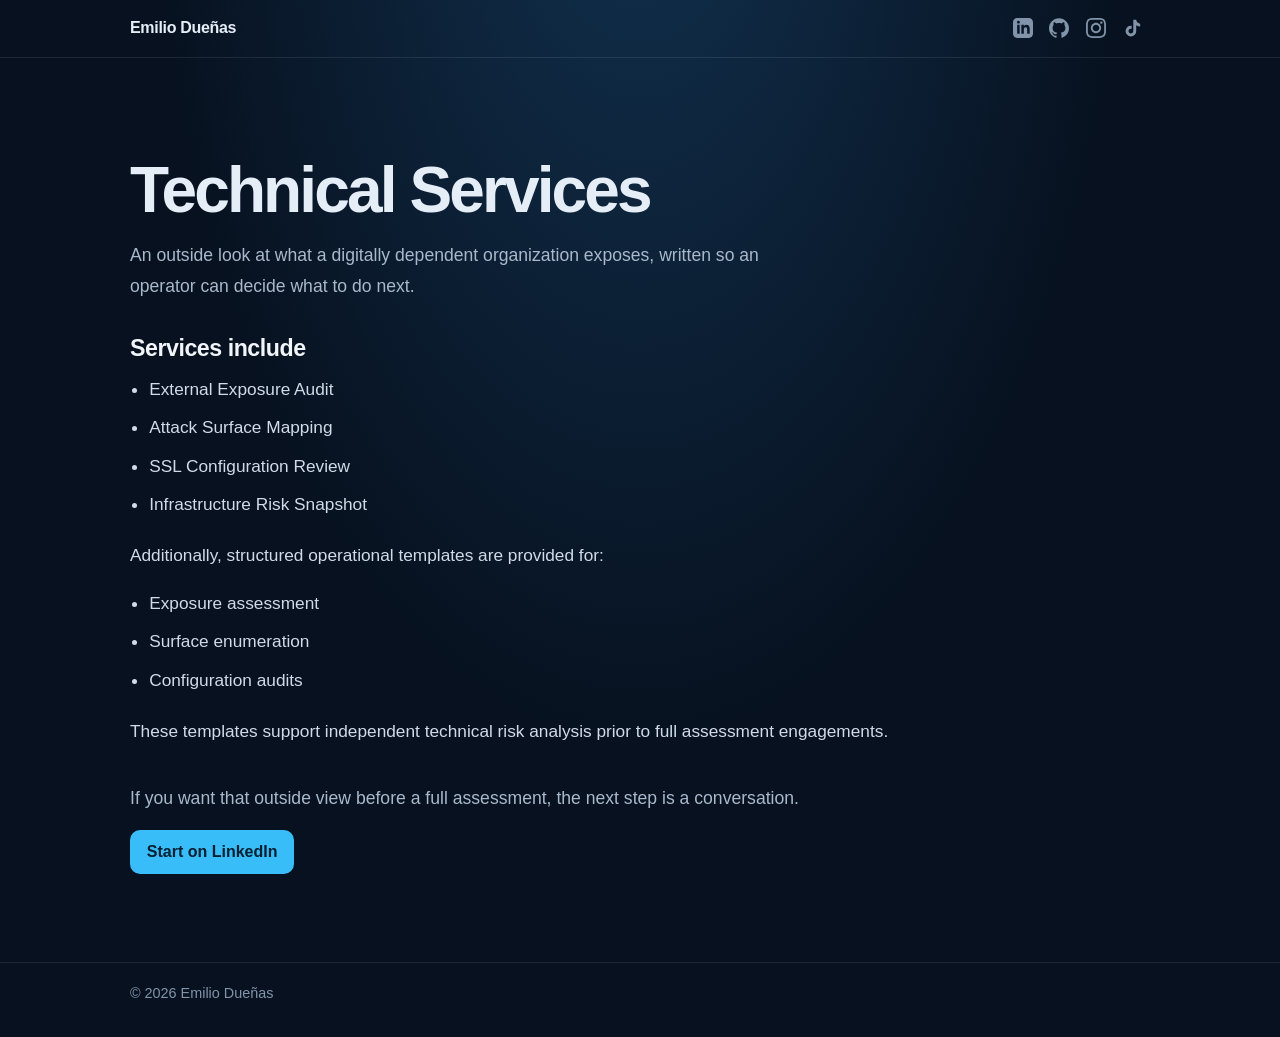
<file: services/index.html>
<!DOCTYPE html>
<html lang="en">
<head>
<meta charset="UTF-8">
<meta name="viewport" content="width=device-width, initial-scale=1.0">
<title>Technical Services | Emilio Dueñas</title>
<meta name="description" content="Independent infrastructure exposure assessments for digitally-dependent SMEs: external exposure audits, attack surface mapping, SSL reviews, and operational templates.">
<meta name="author" content="Emilio Dueñas">
<meta name="keywords" content="cybersecurity, cyber risk, SME security, QuelVys, infrastructure security, DevOps, penetration testing">
<meta name="theme-color" content="#07111f">
<link rel="canonical" href="https://soyemilioduenas.github.io/services/">
<meta property="og:type" content="website">
<meta property="og:url" content="https://soyemilioduenas.github.io/services/">
<meta property="og:title" content="Technical Services | Emilio Dueñas">
<meta property="og:description" content="Independent infrastructure exposure assessments for digitally-dependent SMEs.">
<meta property="og:image" content="https://soyemilioduenas.github.io/images/favico.png">
<meta name="twitter:card" content="summary">
<meta name="twitter:title" content="Emilio Dueñas">
<meta name="twitter:description" content="Software developer">
<link rel="icon" type="image/png" href="/images/favico.png">
<link rel="apple-touch-icon" href="/images/favico.png">
<link rel="stylesheet" href="/css/site.css">
</head>
<body>

<header>
<div class="wrap bar">
<a class="brand" href="/">Emilio Dueñas</a>
<nav class="social" aria-label="Social">
<a href="https://linkedin.com/in/emilio-duenas" target="_blank" rel="noopener noreferrer" title="LinkedIn" aria-label="LinkedIn"><svg xmlns="http://www.w3.org/2000/svg" width="20" height="20" viewBox="0 0 24 24" fill="currentColor" aria-hidden="true"><path d="M19 0h-14c-2.761 0-5 2.239-5 5v14c0 2.761 2.239 5 5 5h14c2.762 0 5-2.239 5-5v-14c0-2.761-2.238-5-5-5zm-11 19h-3v-11h3v11zm-1.5-12.268c-.966 0-1.75-.79-1.75-1.764s.784-1.764 1.75-1.764 1.75.79 1.75 1.764-.783 1.764-1.75 1.764zm13.5 12.268h-3v-5.604c0-3.368-4-3.113-4 0v5.604h-3v-11h3v1.765c1.396-2.586 7-2.777 7 2.476v6.759z"/></svg></a>
<a href="https://github.com/soyemilioduenas" target="_blank" rel="noopener noreferrer" title="GitHub" aria-label="GitHub"><svg xmlns="http://www.w3.org/2000/svg" width="20" height="20" viewBox="0 0 24 24" fill="currentColor" aria-hidden="true"><path d="M12 .297c-6.63 0-12 5.373-12 12 0 5.303 3.438 9.8 8.205 11.385.6.113.82-.258.82-.577 0-.285-.01-1.04-.015-2.04-3.338.724-4.042-1.61-4.042-1.61C4.422 18.07 3.633 17.7 3.633 17.7c-1.087-.744.084-.729.084-.729 1.205.084 1.838 1.236 1.838 1.236 1.07 1.835 2.809 1.305 3.495.998.108-.776.417-1.305.76-1.605-2.665-.3-5.466-1.332-5.466-5.93 0-1.31.465-2.38 1.235-3.22-.135-.303-.54-1.523.105-3.176 0 0 1.005-.322 3.3 1.23.96-.267 1.98-.399 3-.405 1.02.006 2.04.138 3 .405 2.28-1.552 3.285-1.23 3.285-1.23.645 1.653.24 2.873.12 3.176.765.84 1.23 1.91 1.23 3.22 0 4.61-2.805 5.625-5.475 5.92.42.36.81 1.096.81 2.22 0 1.606-.015 2.896-.015 3.286 0 .315.21.69.825.57C20.565 22.092 24 17.592 24 12.297c0-6.627-5.373-12-12-12"/></svg></a>
<a href="https://instagram.com/soyemilioduenas" target="_blank" rel="noopener noreferrer" title="Instagram" aria-label="Instagram"><svg xmlns="http://www.w3.org/2000/svg" width="20" height="20" viewBox="0 0 24 24" fill="currentColor" aria-hidden="true"><path d="M12 2.163c3.204 0 3.584.012 4.85.07 3.252.148 4.771 1.691 4.919 4.919.058 1.265.069 1.645.069 4.849 0 3.205-.012 3.584-.069 4.849-.149 3.225-1.664 4.771-4.919 4.919-1.266.058-1.644.07-4.85.07-3.204 0-3.584-.012-4.849-.07-3.26-.149-4.771-1.699-4.919-4.92-.058-1.265-.07-1.644-.07-4.849 0-3.204.013-3.583.07-4.849.149-3.227 1.664-4.771 4.919-4.919 1.266-.057 1.645-.069 4.849-.069zm0-2.163c-3.259 0-3.667.014-4.947.072-4.358.2-6.78 2.618-6.98 6.98-.059 1.281-.073 1.689-.073 4.948 0 3.259.014 3.668.072 4.948.2 4.358 2.618 6.78 6.98 6.98 1.281.058 1.689.072 4.948.072 3.259 0 3.668-.014 4.948-.072 4.354-.2 6.782-2.618 6.979-6.98.059-1.28.073-1.689.073-4.948 0-3.259-.014-3.667-.072-4.947-.196-4.354-2.617-6.78-6.979-6.98-1.281-.059-1.69-.073-4.949-.073zm0 5.838c-3.403 0-6.162 2.759-6.162 6.162s2.759 6.163 6.162 6.163 6.162-2.759 6.162-6.163c0-3.403-2.759-6.162-6.162-6.162zm0 10.162c-2.209 0-4-1.79-4-4 0-2.209 1.791-4 4-4s4 1.791 4 4c0 2.21-1.791 4-4 4zm6.406-11.845c-.796 0-1.441.645-1.441 1.44s.645 1.44 1.441 1.44c.795 0 1.439-.645 1.439-1.44s-.644-1.44-1.439-1.44z"/></svg></a>
<a href="https://tiktok.com/@soyemilioduenas" target="_blank" rel="noopener noreferrer" title="TikTok" aria-label="TikTok"><svg xmlns="http://www.w3.org/2000/svg" width="20" height="20" viewBox="0 0 24 24" fill="currentColor" aria-hidden="true"><path d="M19.59 6.69a4.83 4.83 0 0 1-3.77-4.25V2h-3.45v13.67a2.89 2.89 0 0 1-5.2 1.74 2.89 2.89 0 0 1 2.31-4.64 2.93 2.93 0 0 1 .88.13V9.4a6.84 6.84 0 0 0-1-.05A6.33 6.33 0 0 0 5 20.1a6.34 6.34 0 0 0 10.86-4.43v-7a8.16 8.16 0 0 0 4.77 1.52v-3.4a4.85 4.85 0 0 1-1-.1z"/></svg></a>
</nav>
</div>
</header>

<main class="wrap page">
<h1>Technical Services</h1>
<p class="lead">An outside look at what a digitally dependent organization exposes, written so an operator can decide what to do next.</p>
<div class="prose">
<h2>Services include</h2>
<ul>
<li>External Exposure Audit</li>
<li>Attack Surface Mapping</li>
<li>SSL Configuration Review</li>
<li>Infrastructure Risk Snapshot</li>
</ul>
<p>Additionally, structured operational templates are provided for:</p>
<ul>
<li>Exposure assessment</li>
<li>Surface enumeration</li>
<li>Configuration audits</li>
</ul>
<p>These templates support independent technical risk analysis prior to full assessment engagements.</p>
</div>
<div class="next-step">
<p class="lead">If you want that outside view before a full assessment, the next step is a conversation.</p>
<a class="btn btn-primary" href="https://linkedin.com/in/emilio-duenas" target="_blank" rel="noopener noreferrer">Start on LinkedIn</a>
</div>
</main>

<footer>
<div class="wrap foot">
<p>&copy; 2026 Emilio Dueñas</p>
</div>
</footer>

</body>
</html>
</file>
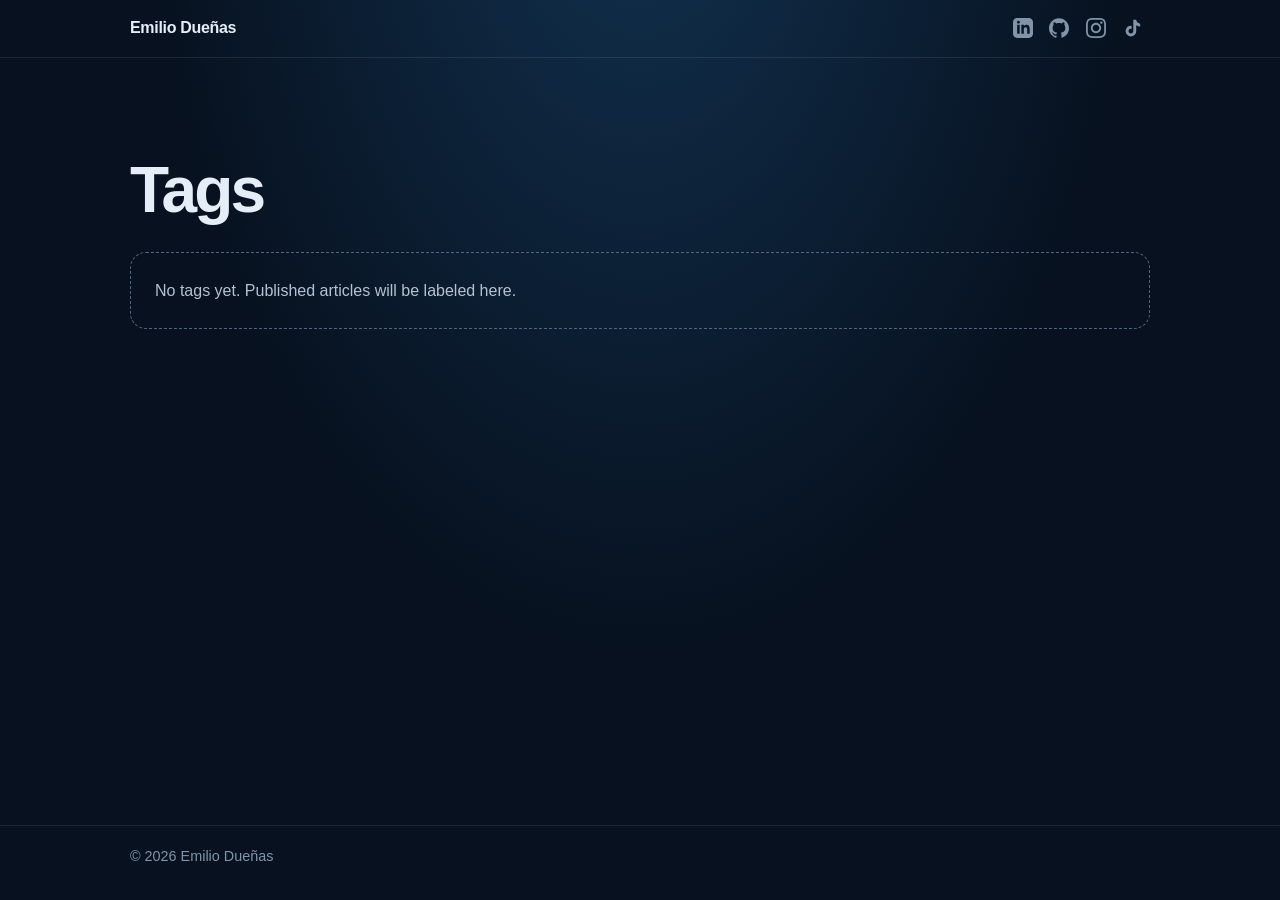
<file: tags/index.html>
<!DOCTYPE html>
<html lang="en">
<head>
<meta charset="UTF-8">
<meta name="viewport" content="width=device-width, initial-scale=1.0">
<title>Tags | Emilio Dueñas</title>
<meta name="description" content="Tags on the site of Emilio Dueñas.">
<meta name="author" content="Emilio Dueñas">
<meta name="theme-color" content="#07111f">
<link rel="canonical" href="https://soyemilioduenas.github.io/tags/">
<meta property="og:type" content="website">
<meta property="og:url" content="https://soyemilioduenas.github.io/tags/">
<meta property="og:title" content="Tags | Emilio Dueñas">
<meta property="og:description" content="Tags on the site of Emilio Dueñas.">
<meta property="og:image" content="https://soyemilioduenas.github.io/images/favico.png">
<link rel="icon" type="image/png" href="/images/favico.png">
<link rel="apple-touch-icon" href="/images/favico.png">
<link rel="stylesheet" href="/css/site.css">
</head>
<body>

<header>
<div class="wrap bar">
<a class="brand" href="/">Emilio Dueñas</a>
<nav class="social" aria-label="Social">
<a href="https://linkedin.com/in/emilio-duenas" target="_blank" rel="noopener noreferrer" title="LinkedIn" aria-label="LinkedIn"><svg xmlns="http://www.w3.org/2000/svg" width="20" height="20" viewBox="0 0 24 24" fill="currentColor" aria-hidden="true"><path d="M19 0h-14c-2.761 0-5 2.239-5 5v14c0 2.761 2.239 5 5 5h14c2.762 0 5-2.239 5-5v-14c0-2.761-2.238-5-5-5zm-11 19h-3v-11h3v11zm-1.5-12.268c-.966 0-1.75-.79-1.75-1.764s.784-1.764 1.75-1.764 1.75.79 1.75 1.764-.783 1.764-1.75 1.764zm13.5 12.268h-3v-5.604c0-3.368-4-3.113-4 0v5.604h-3v-11h3v1.765c1.396-2.586 7-2.777 7 2.476v6.759z"/></svg></a>
<a href="https://github.com/soyemilioduenas" target="_blank" rel="noopener noreferrer" title="GitHub" aria-label="GitHub"><svg xmlns="http://www.w3.org/2000/svg" width="20" height="20" viewBox="0 0 24 24" fill="currentColor" aria-hidden="true"><path d="M12 .297c-6.63 0-12 5.373-12 12 0 5.303 3.438 9.8 8.205 11.385.6.113.82-.258.82-.577 0-.285-.01-1.04-.015-2.04-3.338.724-4.042-1.61-4.042-1.61C4.422 18.07 3.633 17.7 3.633 17.7c-1.087-.744.084-.729.084-.729 1.205.084 1.838 1.236 1.838 1.236 1.07 1.835 2.809 1.305 3.495.998.108-.776.417-1.305.76-1.605-2.665-.3-5.466-1.332-5.466-5.93 0-1.31.465-2.38 1.235-3.22-.135-.303-.54-1.523.105-3.176 0 0 1.005-.322 3.3 1.23.96-.267 1.98-.399 3-.405 1.02.006 2.04.138 3 .405 2.28-1.552 3.285-1.23 3.285-1.23.645 1.653.24 2.873.12 3.176.765.84 1.23 1.91 1.23 3.22 0 4.61-2.805 5.625-5.475 5.92.42.36.81 1.096.81 2.22 0 1.606-.015 2.896-.015 3.286 0 .315.21.69.825.57C20.565 22.092 24 17.592 24 12.297c0-6.627-5.373-12-12-12"/></svg></a>
<a href="https://instagram.com/soyemilioduenas" target="_blank" rel="noopener noreferrer" title="Instagram" aria-label="Instagram"><svg xmlns="http://www.w3.org/2000/svg" width="20" height="20" viewBox="0 0 24 24" fill="currentColor" aria-hidden="true"><path d="M12 2.163c3.204 0 3.584.012 4.85.07 3.252.148 4.771 1.691 4.919 4.919.058 1.265.069 1.645.069 4.849 0 3.205-.012 3.584-.069 4.849-.149 3.225-1.664 4.771-4.919 4.919-1.266.058-1.644.07-4.85.07-3.204 0-3.584-.012-4.849-.07-3.26-.149-4.771-1.699-4.919-4.92-.058-1.265-.07-1.644-.07-4.849 0-3.204.013-3.583.07-4.849.149-3.227 1.664-4.771 4.919-4.919 1.266-.057 1.645-.069 4.849-.069zm0-2.163c-3.259 0-3.667.014-4.947.072-4.358.2-6.78 2.618-6.98 6.98-.059 1.281-.073 1.689-.073 4.948 0 3.259.014 3.668.072 4.948.2 4.358 2.618 6.78 6.98 6.98 1.281.058 1.689.072 4.948.072 3.259 0 3.668-.014 4.948-.072 4.354-.2 6.782-2.618 6.979-6.98.059-1.28.073-1.689.073-4.948 0-3.259-.014-3.667-.072-4.947-.196-4.354-2.617-6.78-6.979-6.98-1.281-.059-1.69-.073-4.949-.073zm0 5.838c-3.403 0-6.162 2.759-6.162 6.162s2.759 6.163 6.162 6.163 6.162-2.759 6.162-6.163c0-3.403-2.759-6.162-6.162-6.162zm0 10.162c-2.209 0-4-1.79-4-4 0-2.209 1.791-4 4-4s4 1.791 4 4c0 2.21-1.791 4-4 4zm6.406-11.845c-.796 0-1.441.645-1.441 1.44s.645 1.44 1.441 1.44c.795 0 1.439-.645 1.439-1.44s-.644-1.44-1.439-1.44z"/></svg></a>
<a href="https://tiktok.com/@soyemilioduenas" target="_blank" rel="noopener noreferrer" title="TikTok" aria-label="TikTok"><svg xmlns="http://www.w3.org/2000/svg" width="20" height="20" viewBox="0 0 24 24" fill="currentColor" aria-hidden="true"><path d="M19.59 6.69a4.83 4.83 0 0 1-3.77-4.25V2h-3.45v13.67a2.89 2.89 0 0 1-5.2 1.74 2.89 2.89 0 0 1 2.31-4.64 2.93 2.93 0 0 1 .88.13V9.4a6.84 6.84 0 0 0-1-.05A6.33 6.33 0 0 0 5 20.1a6.34 6.34 0 0 0 10.86-4.43v-7a8.16 8.16 0 0 0 4.77 1.52v-3.4a4.85 4.85 0 0 1-1-.1z"/></svg></a>
</nav>
</div>
</header>

<main class="wrap page">
<h1>Tags</h1>
<p class="empty">No tags yet. Published articles will be labeled here.</p>
</main>

<footer>
<div class="wrap foot">
<p>&copy; 2026 Emilio Dueñas</p>
</div>
</footer>

</body>
</html>
</file>
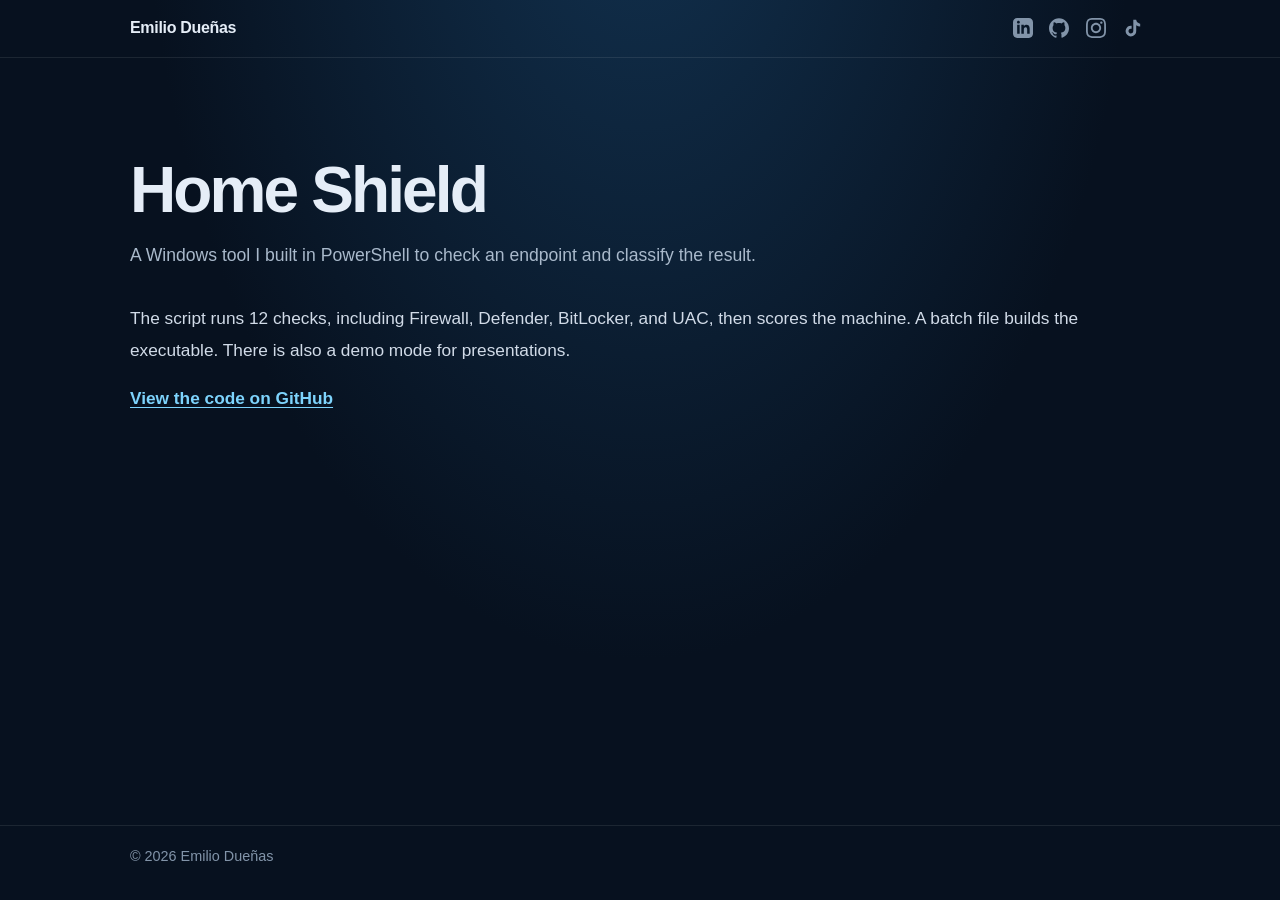
<file: templates/index.html>
<!DOCTYPE html>
<html lang="en">
<head>
<meta charset="UTF-8">
<meta name="viewport" content="width=device-width, initial-scale=1.0">
<title>Home Shield | Emilio Dueñas</title>
<meta name="description" content="Home Shield is a Windows tool built in PowerShell. It runs 12 endpoint checks, classifies the result, and includes a demo mode.">
<meta name="author" content="Emilio Dueñas">
<meta name="keywords" content="Home Shield, PowerShell, Windows, QuelVys, software developer, Emilio Dueñas">
<meta name="theme-color" content="#07111f">
<link rel="canonical" href="https://soyemilioduenas.github.io/templates/">
<meta property="og:type" content="website">
<meta property="og:url" content="https://soyemilioduenas.github.io/templates/">
<meta property="og:title" content="Home Shield | Emilio Dueñas">
<meta property="og:description" content="A Windows tool built in PowerShell. It runs 12 endpoint checks and classifies the result.">
<meta property="og:image" content="https://soyemilioduenas.github.io/images/favico.png">
<meta name="twitter:card" content="summary">
<meta name="twitter:title" content="Emilio Dueñas">
<meta name="twitter:description" content="Software developer">
<link rel="icon" type="image/png" href="/images/favico.png">
<link rel="apple-touch-icon" href="/images/favico.png">
<link rel="stylesheet" href="/css/site.css">
</head>
<body>

<header>
<div class="wrap bar">
<a class="brand" href="/">Emilio Dueñas</a>
<nav class="social" aria-label="Social">
<a href="https://linkedin.com/in/emilio-duenas" target="_blank" rel="noopener noreferrer" title="LinkedIn" aria-label="LinkedIn"><svg xmlns="http://www.w3.org/2000/svg" width="20" height="20" viewBox="0 0 24 24" fill="currentColor" aria-hidden="true"><path d="M19 0h-14c-2.761 0-5 2.239-5 5v14c0 2.761 2.239 5 5 5h14c2.762 0 5-2.239 5-5v-14c0-2.761-2.238-5-5-5zm-11 19h-3v-11h3v11zm-1.5-12.268c-.966 0-1.75-.79-1.75-1.764s.784-1.764 1.75-1.764 1.75.79 1.75 1.764-.783 1.764-1.75 1.764zm13.5 12.268h-3v-5.604c0-3.368-4-3.113-4 0v5.604h-3v-11h3v1.765c1.396-2.586 7-2.777 7 2.476v6.759z"/></svg></a>
<a href="https://github.com/soyemilioduenas" target="_blank" rel="noopener noreferrer" title="GitHub" aria-label="GitHub"><svg xmlns="http://www.w3.org/2000/svg" width="20" height="20" viewBox="0 0 24 24" fill="currentColor" aria-hidden="true"><path d="M12 .297c-6.63 0-12 5.373-12 12 0 5.303 3.438 9.8 8.205 11.385.6.113.82-.258.82-.577 0-.285-.01-1.04-.015-2.04-3.338.724-4.042-1.61-4.042-1.61C4.422 18.07 3.633 17.7 3.633 17.7c-1.087-.744.084-.729.084-.729 1.205.084 1.838 1.236 1.838 1.236 1.07 1.835 2.809 1.305 3.495.998.108-.776.417-1.305.76-1.605-2.665-.3-5.466-1.332-5.466-5.93 0-1.31.465-2.38 1.235-3.22-.135-.303-.54-1.523.105-3.176 0 0 1.005-.322 3.3 1.23.96-.267 1.98-.399 3-.405 1.02.006 2.04.138 3 .405 2.28-1.552 3.285-1.23 3.285-1.23.645 1.653.24 2.873.12 3.176.765.84 1.23 1.91 1.23 3.22 0 4.61-2.805 5.625-5.475 5.92.42.36.81 1.096.81 2.22 0 1.606-.015 2.896-.015 3.286 0 .315.21.69.825.57C20.565 22.092 24 17.592 24 12.297c0-6.627-5.373-12-12-12"/></svg></a>
<a href="https://instagram.com/soyemilioduenas" target="_blank" rel="noopener noreferrer" title="Instagram" aria-label="Instagram"><svg xmlns="http://www.w3.org/2000/svg" width="20" height="20" viewBox="0 0 24 24" fill="currentColor" aria-hidden="true"><path d="M12 2.163c3.204 0 3.584.012 4.85.07 3.252.148 4.771 1.691 4.919 4.919.058 1.265.069 1.645.069 4.849 0 3.205-.012 3.584-.069 4.849-.149 3.225-1.664 4.771-4.919 4.919-1.266.058-1.644.07-4.85.07-3.204 0-3.584-.012-4.849-.07-3.26-.149-4.771-1.699-4.919-4.92-.058-1.265-.07-1.644-.07-4.849 0-3.204.013-3.583.07-4.849.149-3.227 1.664-4.771 4.919-4.919 1.266-.057 1.645-.069 4.849-.069zm0-2.163c-3.259 0-3.667.014-4.947.072-4.358.2-6.78 2.618-6.98 6.98-.059 1.281-.073 1.689-.073 4.948 0 3.259.014 3.668.072 4.948.2 4.358 2.618 6.78 6.98 6.98 1.281.058 1.689.072 4.948.072 3.259 0 3.668-.014 4.948-.072 4.354-.2 6.782-2.618 6.979-6.98.059-1.28.073-1.689.073-4.948 0-3.259-.014-3.667-.072-4.947-.196-4.354-2.617-6.78-6.979-6.98-1.281-.059-1.69-.073-4.949-.073zm0 5.838c-3.403 0-6.162 2.759-6.162 6.162s2.759 6.163 6.162 6.163 6.162-2.759 6.162-6.163c0-3.403-2.759-6.162-6.162-6.162zm0 10.162c-2.209 0-4-1.79-4-4 0-2.209 1.791-4 4-4s4 1.791 4 4c0 2.21-1.791 4-4 4zm6.406-11.845c-.796 0-1.441.645-1.441 1.44s.645 1.44 1.441 1.44c.795 0 1.439-.645 1.439-1.44s-.644-1.44-1.439-1.44z"/></svg></a>
<a href="https://tiktok.com/@soyemilioduenas" target="_blank" rel="noopener noreferrer" title="TikTok" aria-label="TikTok"><svg xmlns="http://www.w3.org/2000/svg" width="20" height="20" viewBox="0 0 24 24" fill="currentColor" aria-hidden="true"><path d="M19.59 6.69a4.83 4.83 0 0 1-3.77-4.25V2h-3.45v13.67a2.89 2.89 0 0 1-5.2 1.74 2.89 2.89 0 0 1 2.31-4.64 2.93 2.93 0 0 1 .88.13V9.4a6.84 6.84 0 0 0-1-.05A6.33 6.33 0 0 0 5 20.1a6.34 6.34 0 0 0 10.86-4.43v-7a8.16 8.16 0 0 0 4.77 1.52v-3.4a4.85 4.85 0 0 1-1-.1z"/></svg></a>
</nav>
</div>
</header>

<main class="wrap page">
<h1>Home Shield</h1>
<p class="lead">A Windows tool I built in PowerShell to check an endpoint and classify the result.</p>
<div class="prose">
<p>The script runs 12 checks, including Firewall, Defender, BitLocker, and UAC, then scores the machine. A batch file builds the executable. There is also a demo mode for presentations.</p>
<p><a href="https://github.com/soyemilioduenas/quelvys-endpoint-shield">View the code on GitHub</a></p>
</div>
</main>

<footer>
<div class="wrap foot">
<p>&copy; 2026 Emilio Dueñas</p>
</div>
</footer>

</body>
</html>
</file>
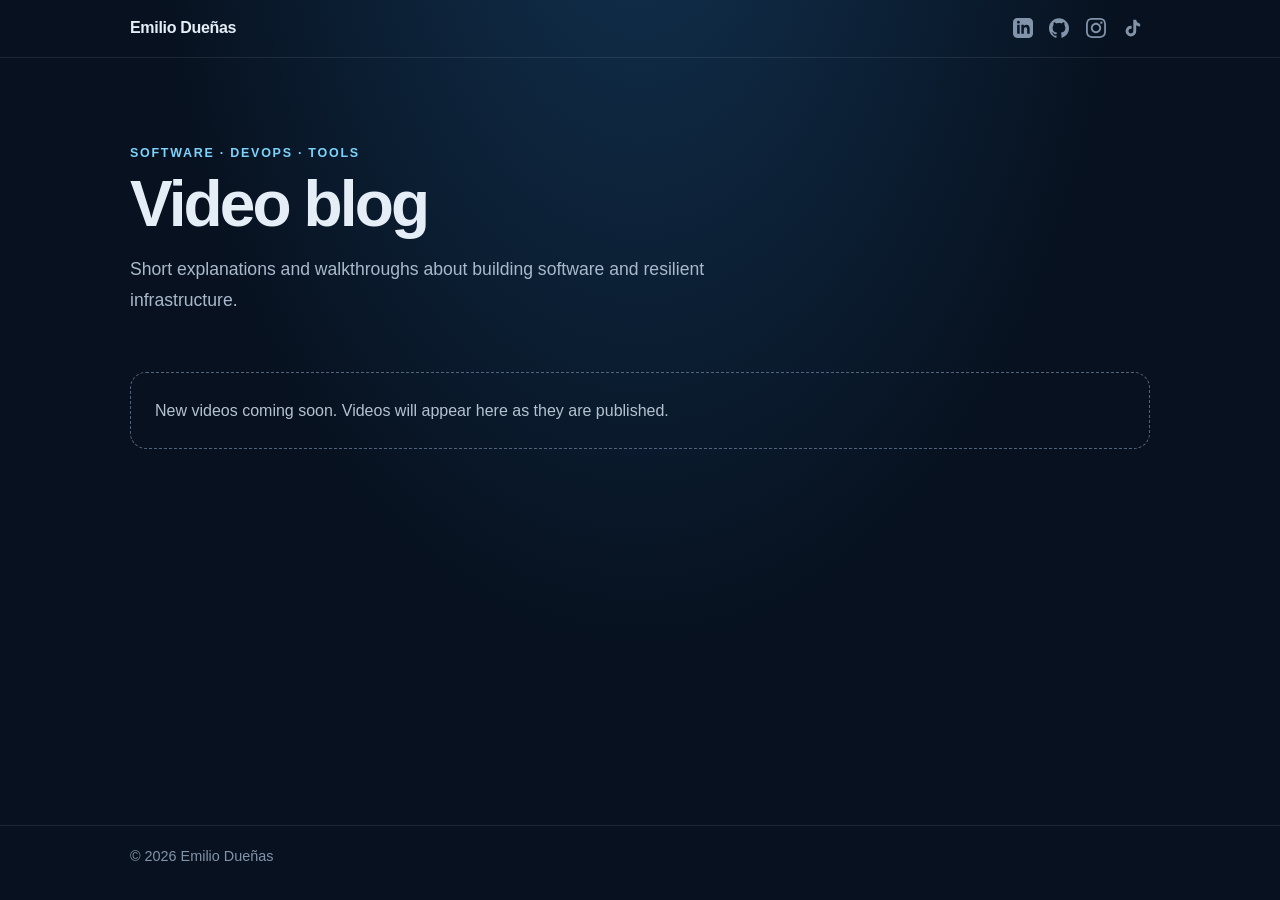
<file: videos/index.html>
<!doctype html>
<html lang="en">
<head>
  <meta charset="utf-8">
  <meta name="viewport" content="width=device-width, initial-scale=1">
  <meta name="description" content="Videos by Emilio Dueñas on building software, DevOps, and resilient infrastructure.">
  <meta name="theme-color" content="#07111f">
  <link rel="canonical" href="https://soyemilioduenas.github.io/videos/">
  <meta property="og:type" content="website">
  <meta property="og:url" content="https://soyemilioduenas.github.io/videos/">
  <meta property="og:title" content="Video blog | Emilio Dueñas">
  <meta property="og:description" content="Videos on building software, DevOps, and resilient infrastructure.">
  <link rel="icon" type="image/png" href="/images/favico.png">
  <link rel="apple-touch-icon" href="/images/favico.png">
  <link rel="stylesheet" href="/css/site.css">
  <title>Video blog | Emilio Dueñas</title>
</head>
<body>
  <header>
    <div class="wrap bar">
      <a class="brand" href="/">Emilio Dueñas</a>
      <nav class="social" aria-label="Social">
        <a href="https://linkedin.com/in/emilio-duenas" target="_blank" rel="noopener noreferrer" title="LinkedIn" aria-label="LinkedIn"><svg xmlns="http://www.w3.org/2000/svg" width="20" height="20" viewBox="0 0 24 24" fill="currentColor" aria-hidden="true"><path d="M19 0h-14c-2.761 0-5 2.239-5 5v14c0 2.761 2.239 5 5 5h14c2.762 0 5-2.239 5-5v-14c0-2.761-2.238-5-5-5zm-11 19h-3v-11h3v11zm-1.5-12.268c-.966 0-1.75-.79-1.75-1.764s.784-1.764 1.75-1.764 1.75.79 1.75 1.764-.783 1.764-1.75 1.764zm13.5 12.268h-3v-5.604c0-3.368-4-3.113-4 0v5.604h-3v-11h3v1.765c1.396-2.586 7-2.777 7 2.476v6.759z"/></svg></a>
        <a href="https://github.com/soyemilioduenas" target="_blank" rel="noopener noreferrer" title="GitHub" aria-label="GitHub"><svg xmlns="http://www.w3.org/2000/svg" width="20" height="20" viewBox="0 0 24 24" fill="currentColor" aria-hidden="true"><path d="M12 .297c-6.63 0-12 5.373-12 12 0 5.303 3.438 9.8 8.205 11.385.6.113.82-.258.82-.577 0-.285-.01-1.04-.015-2.04-3.338.724-4.042-1.61-4.042-1.61C4.422 18.07 3.633 17.7 3.633 17.7c-1.087-.744.084-.729.084-.729 1.205.084 1.838 1.236 1.838 1.236 1.07 1.835 2.809 1.305 3.495.998.108-.776.417-1.305.76-1.605-2.665-.3-5.466-1.332-5.466-5.93 0-1.31.465-2.38 1.235-3.22-.135-.303-.54-1.523.105-3.176 0 0 1.005-.322 3.3 1.23.96-.267 1.98-.399 3-.405 1.02.006 2.04.138 3 .405 2.28-1.552 3.285-1.23 3.285-1.23.645 1.653.24 2.873.12 3.176.765.84 1.23 1.91 1.23 3.22 0 4.61-2.805 5.625-5.475 5.92.42.36.81 1.096.81 2.22 0 1.606-.015 2.896-.015 3.286 0 .315.21.69.825.57C20.565 22.092 24 17.592 24 12.297c0-6.627-5.373-12-12-12"/></svg></a>
        <a href="https://instagram.com/soyemilioduenas" target="_blank" rel="noopener noreferrer" title="Instagram" aria-label="Instagram"><svg xmlns="http://www.w3.org/2000/svg" width="20" height="20" viewBox="0 0 24 24" fill="currentColor" aria-hidden="true"><path d="M12 2.163c3.204 0 3.584.012 4.85.07 3.252.148 4.771 1.691 4.919 4.919.058 1.265.069 1.645.069 4.849 0 3.205-.012 3.584-.069 4.849-.149 3.225-1.664 4.771-4.919 4.919-1.266.058-1.644.07-4.85.07-3.204 0-3.584-.012-4.849-.07-3.26-.149-4.771-1.699-4.919-4.92-.058-1.265-.07-1.644-.07-4.849 0-3.204.013-3.583.07-4.849.149-3.227 1.664-4.771 4.919-4.919 1.266-.057 1.645-.069 4.849-.069zm0-2.163c-3.259 0-3.667.014-4.947.072-4.358.2-6.78 2.618-6.98 6.98-.059 1.281-.073 1.689-.073 4.948 0 3.259.014 3.668.072 4.948.2 4.358 2.618 6.78 6.98 6.98 1.281.058 1.689.072 4.948.072 3.259 0 3.668-.014 4.948-.072 4.354-.2 6.782-2.618 6.979-6.98.059-1.28.073-1.689.073-4.948 0-3.259-.014-3.667-.072-4.947-.196-4.354-2.617-6.78-6.979-6.98-1.281-.059-1.69-.073-4.949-.073zm0 5.838c-3.403 0-6.162 2.759-6.162 6.162s2.759 6.163 6.162 6.163 6.162-2.759 6.162-6.163c0-3.403-2.759-6.162-6.162-6.162zm0 10.162c-2.209 0-4-1.79-4-4 0-2.209 1.791-4 4-4s4 1.791 4 4c0 2.21-1.791 4-4 4zm6.406-11.845c-.796 0-1.441.645-1.441 1.44s.645 1.44 1.441 1.44c.795 0 1.439-.645 1.439-1.44s-.644-1.44-1.439-1.44z"/></svg></a>
        <a href="https://tiktok.com/@soyemilioduenas" target="_blank" rel="noopener noreferrer" title="TikTok" aria-label="TikTok"><svg xmlns="http://www.w3.org/2000/svg" width="20" height="20" viewBox="0 0 24 24" fill="currentColor" aria-hidden="true"><path d="M19.59 6.69a4.83 4.83 0 0 1-3.77-4.25V2h-3.45v13.67a2.89 2.89 0 0 1-5.2 1.74 2.89 2.89 0 0 1 2.31-4.64 2.93 2.93 0 0 1 .88.13V9.4a6.84 6.84 0 0 0-1-.05A6.33 6.33 0 0 0 5 20.1a6.34 6.34 0 0 0 10.86-4.43v-7a8.16 8.16 0 0 0 4.77 1.52v-3.4a4.85 4.85 0 0 1-1-.1z"/></svg></a>
      </nav>
    </div>
  </header>
  <main class="wrap page">
    <p class="eyebrow">Software · DevOps · Tools</p>
    <h1>Video blog</h1>
    <p class="lead">Short explanations and walkthroughs about building software and resilient infrastructure.</p>
    <section id="videos" class="feed" aria-label="Published videos"></section>
    <p id="empty-state" class="empty" hidden>New videos coming soon. Videos will appear here as they are published.</p>
  </main>
  <footer>
    <div class="wrap foot">
      <p>&copy; 2026 Emilio Dueñas</p>
    </div>
  </footer>
  <script>
    const videoList = document.querySelector("#videos");
    const emptyState = document.querySelector("#empty-state");
    const dateFormatter = new Intl.DateTimeFormat("en", { dateStyle: "long", timeZone: "UTC" });

    function addText(parent, tag, className, text) {
      const element = document.createElement(tag);
      if (className) element.className = className;
      element.textContent = text;
      parent.append(element);
      return element;
    }

    function videoId(value) {
      return typeof value === "string" && /^[A-Za-z0-9_-]{11}$/.test(value) ? value : null;
    }

    fetch("/videos/videos.json")
      .then((response) => {
        if (!response.ok) throw new Error("Could not load video list");
        return response.json();
      })
      .then((videos) => {
        if (!Array.isArray(videos)) throw new Error("Video list must be an array");
        const validVideos = videos.filter((video) => video && videoId(video.youtubeId) && video.title && video.date);
        emptyState.hidden = validVideos.length > 0;
        for (const video of validVideos) {
          const card = document.createElement("article");
          card.className = "card";
          const frame = document.createElement("div");
          frame.className = "frame";
          const iframe = document.createElement("iframe");
          iframe.src = `https://www.youtube-nocookie.com/embed/${videoId(video.youtubeId)}`;
          iframe.title = `Video: ${video.title}`;
          iframe.loading = "lazy";
          iframe.referrerPolicy = "strict-origin-when-cross-origin";
          iframe.allow = "accelerometer; autoplay; clipboard-write; encrypted-media; gyroscope; picture-in-picture; web-share";
          iframe.allowFullscreen = true;
          frame.append(iframe);
          card.append(frame);
          const details = document.createElement("div");
          details.className = "details";
          const meta = document.createElement("div");
          meta.className = "meta";
          const date = new Date(`${video.date}T00:00:00Z`);
          const time = addText(meta, "time", "", Number.isNaN(date.valueOf()) ? video.date : dateFormatter.format(date));
          time.dateTime = video.date;
          details.append(meta);
          addText(details, "h2", "", video.title);
          if (video.description) addText(details, "p", "summary", video.description);
          card.append(details);
          videoList.append(card);
        }
      })
      .catch(() => {
        emptyState.hidden = false;
        emptyState.textContent = "Videos could not be loaded right now. Please try again later.";
      });
  </script>
</body>
</html>
</file>
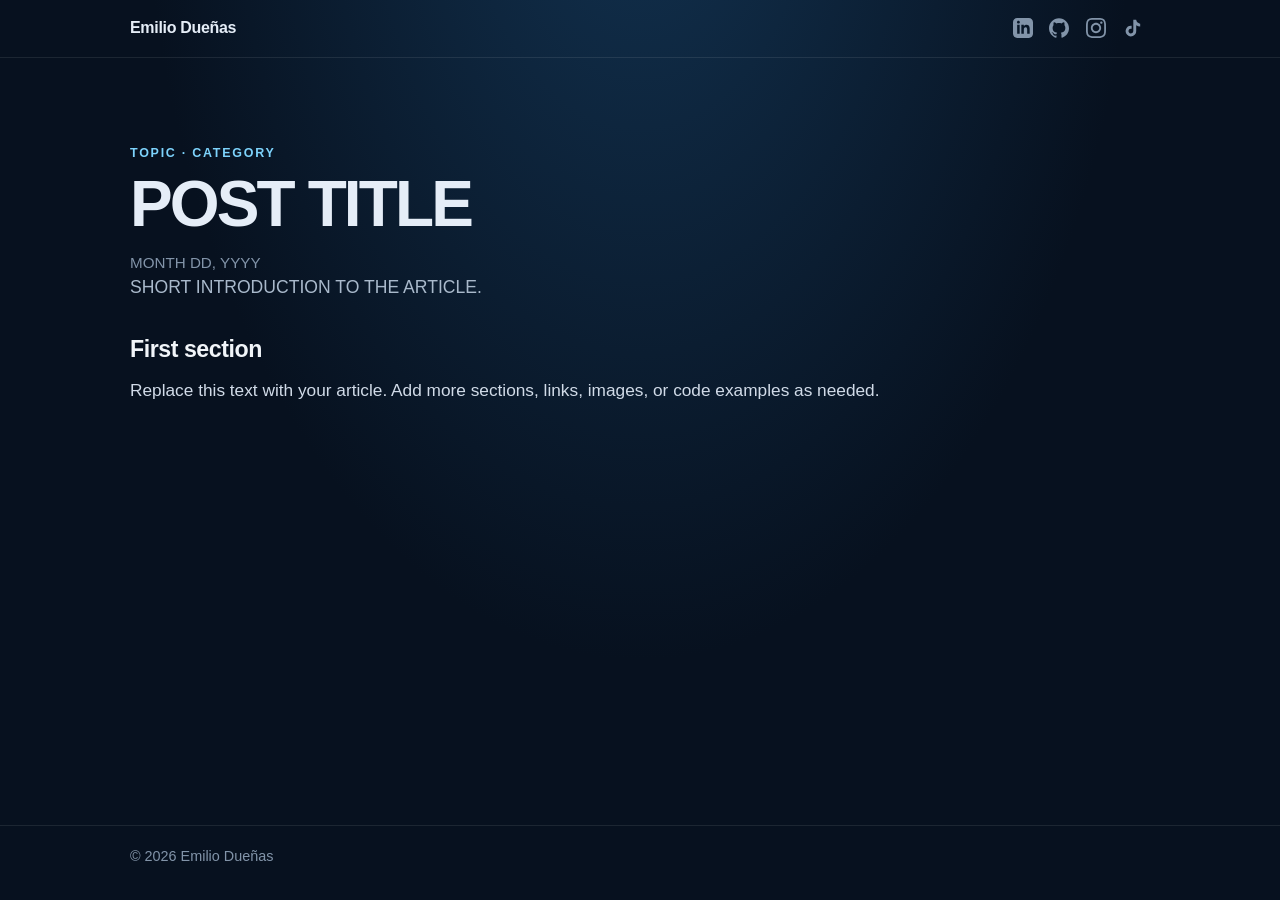
<file: blog/posts/plantilla.html>
<!doctype html>
<html lang="en">
<head>
  <meta charset="utf-8">
  <meta name="viewport" content="width=device-width, initial-scale=1">
  <title>POST TITLE | Emilio Dueñas</title>
  <meta name="description" content="SHORT DESCRIPTION OF THIS POST">
  <meta name="theme-color" content="#07111f">
  <link rel="canonical" href="https://soyemilioduenas.github.io/blog/posts/POST-SLUG/">
  <meta property="og:type" content="article">
  <meta property="og:title" content="POST TITLE | Emilio Dueñas">
  <meta property="og:description" content="SHORT DESCRIPTION OF THIS POST">
  <link rel="icon" type="image/png" href="/images/favico.png">
  <link rel="stylesheet" href="/css/site.css">
</head>
<body>
  <header>
    <div class="wrap bar">
      <a class="brand" href="/">Emilio Dueñas</a>
      <nav class="social" aria-label="Social">
        <a href="https://linkedin.com/in/emilio-duenas" target="_blank" rel="noopener noreferrer" title="LinkedIn" aria-label="LinkedIn"><svg xmlns="http://www.w3.org/2000/svg" width="20" height="20" viewBox="0 0 24 24" fill="currentColor" aria-hidden="true"><path d="M19 0h-14c-2.761 0-5 2.239-5 5v14c0 2.761 2.239 5 5 5h14c2.762 0 5-2.239 5-5v-14c0-2.761-2.238-5-5-5zm-11 19h-3v-11h3v11zm-1.5-12.268c-.966 0-1.75-.79-1.75-1.764s.784-1.764 1.75-1.764 1.75.79 1.75 1.764-.783 1.764-1.75 1.764zm13.5 12.268h-3v-5.604c0-3.368-4-3.113-4 0v5.604h-3v-11h3v1.765c1.396-2.586 7-2.777 7 2.476v6.759z"/></svg></a>
        <a href="https://github.com/soyemilioduenas" target="_blank" rel="noopener noreferrer" title="GitHub" aria-label="GitHub"><svg xmlns="http://www.w3.org/2000/svg" width="20" height="20" viewBox="0 0 24 24" fill="currentColor" aria-hidden="true"><path d="M12 .297c-6.63 0-12 5.373-12 12 0 5.303 3.438 9.8 8.205 11.385.6.113.82-.258.82-.577 0-.285-.01-1.04-.015-2.04-3.338.724-4.042-1.61-4.042-1.61C4.422 18.07 3.633 17.7 3.633 17.7c-1.087-.744.084-.729.084-.729 1.205.084 1.838 1.236 1.838 1.236 1.07 1.835 2.809 1.305 3.495.998.108-.776.417-1.305.76-1.605-2.665-.3-5.466-1.332-5.466-5.93 0-1.31.465-2.38 1.235-3.22-.135-.303-.54-1.523.105-3.176 0 0 1.005-.322 3.3 1.23.96-.267 1.98-.399 3-.405 1.02.006 2.04.138 3 .405 2.28-1.552 3.285-1.23 3.285-1.23.645 1.653.24 2.873.12 3.176.765.84 1.23 1.91 1.23 3.22 0 4.61-2.805 5.625-5.475 5.92.42.36.81 1.096.81 2.22 0 1.606-.015 2.896-.015 3.286 0 .315.21.69.825.57C20.565 22.092 24 17.592 24 12.297c0-6.627-5.373-12-12-12"/></svg></a>
        <a href="https://instagram.com/soyemilioduenas" target="_blank" rel="noopener noreferrer" title="Instagram" aria-label="Instagram"><svg xmlns="http://www.w3.org/2000/svg" width="20" height="20" viewBox="0 0 24 24" fill="currentColor" aria-hidden="true"><path d="M12 2.163c3.204 0 3.584.012 4.85.07 3.252.148 4.771 1.691 4.919 4.919.058 1.265.069 1.645.069 4.849 0 3.205-.012 3.584-.069 4.849-.149 3.225-1.664 4.771-4.919 4.919-1.266.058-1.644.07-4.85.07-3.204 0-3.584-.012-4.849-.07-3.26-.149-4.771-1.699-4.919-4.92-.058-1.265-.07-1.644-.07-4.849 0-3.204.013-3.583.07-4.849.149-3.227 1.664-4.771 4.919-4.919 1.266-.057 1.645-.069 4.849-.069zm0-2.163c-3.259 0-3.667.014-4.947.072-4.358.2-6.78 2.618-6.98 6.98-.059 1.281-.073 1.689-.073 4.948 0 3.259.014 3.668.072 4.948.2 4.358 2.618 6.78 6.98 6.98 1.281.058 1.689.072 4.948.072 3.259 0 3.668-.014 4.948-.072 4.354-.2 6.782-2.618 6.979-6.98.059-1.28.073-1.689.073-4.948 0-3.259-.014-3.667-.072-4.947-.196-4.354-2.617-6.78-6.979-6.98-1.281-.059-1.69-.073-4.949-.073zm0 5.838c-3.403 0-6.162 2.759-6.162 6.162s2.759 6.163 6.162 6.163 6.162-2.759 6.162-6.163c0-3.403-2.759-6.162-6.162-6.162zm0 10.162c-2.209 0-4-1.79-4-4 0-2.209 1.791-4 4-4s4 1.791 4 4c0 2.21-1.791 4-4 4zm6.406-11.845c-.796 0-1.441.645-1.441 1.44s.645 1.44 1.441 1.44c.795 0 1.439-.645 1.439-1.44s-.644-1.44-1.439-1.44z"/></svg></a>
        <a href="https://tiktok.com/@soyemilioduenas" target="_blank" rel="noopener noreferrer" title="TikTok" aria-label="TikTok"><svg xmlns="http://www.w3.org/2000/svg" width="20" height="20" viewBox="0 0 24 24" fill="currentColor" aria-hidden="true"><path d="M19.59 6.69a4.83 4.83 0 0 1-3.77-4.25V2h-3.45v13.67a2.89 2.89 0 0 1-5.2 1.74 2.89 2.89 0 0 1 2.31-4.64 2.93 2.93 0 0 1 .88.13V9.4a6.84 6.84 0 0 0-1-.05A6.33 6.33 0 0 0 5 20.1a6.34 6.34 0 0 0 10.86-4.43v-7a8.16 8.16 0 0 0 4.77 1.52v-3.4a4.85 4.85 0 0 1-1-.1z"/></svg></a>
      </nav>
    </div>
  </header>
  <main class="wrap page">
    <article>
      <p class="eyebrow">TOPIC · CATEGORY</p>
      <h1>POST TITLE</h1>
      <time datetime="YYYY-MM-DD">MONTH DD, YYYY</time>
      <p class="lead">SHORT INTRODUCTION TO THE ARTICLE.</p>
      <div class="content">
        <h2>First section</h2>
        <p>Replace this text with your article. Add more sections, links, images, or code examples as needed.</p>
      </div>
    </article>
  </main>
  <footer>
    <div class="wrap foot">
      <p>&copy; 2026 Emilio Dueñas</p>
    </div>
  </footer>
</body>
</html>
</file>
<file: css/site.css>
:root {
  color-scheme: dark;
  --bg: #07111f;
  --glow: #123250;
  --surface: #0d1a2b;
  --text: #e5edf7;
  --muted: #a9b9cb;
  --faint: #8294a9;
  --line: #ffffff16;
  --accent: #7dd3fc;
  --accent-hover: #bae6fd;
  font-family: Inter, "Segoe UI", sans-serif;
  background: var(--bg);
  color: var(--text);
}

* { box-sizing: border-box; }

body {
  margin: 0;
  min-height: 100vh;
  display: flex;
  flex-direction: column;
  background: radial-gradient(ellipse at 50% -20%, var(--glow) 0, var(--bg) 55%);
  color: var(--text);
}

main { flex: 1; }

a { color: var(--accent); text-underline-offset: .18em; }

:focus-visible {
  outline: 2px solid var(--accent);
  outline-offset: 3px;
}

.wrap { width: min(100% - 2rem, 1020px); margin-inline: auto; }

header { border-bottom: 1px solid var(--line); }

.bar {
  display: flex;
  flex-wrap: wrap;
  align-items: center;
  gap: .65rem 1.25rem;
  padding: .7rem 0;
}

.brand {
  margin-right: auto;
  color: var(--text);
  font-weight: 650;
  letter-spacing: -.02em;
  text-decoration: none;
}

.page { padding: clamp(3rem, 8vw, 5.5rem) 0; }

.portrait {
  width: 148px;
  height: 148px;
  object-fit: cover;
  border-radius: 50%;
  border: 1px solid #ffffff33;
  box-shadow: 0 0 0 8px #7dd3fc14;
}

.eyebrow {
  margin: 0;
  color: var(--accent);
  font-size: .78rem;
  font-weight: 700;
  letter-spacing: .14em;
  text-transform: uppercase;
}

h1 {
  margin: .7rem 0 1rem;
  font-size: clamp(2.4rem, 7vw, 4rem);
  font-weight: 650;
  letter-spacing: -.045em;
  line-height: 1.05;
}

.identity {
  display: grid;
  grid-template-columns: auto minmax(0, 1fr);
  gap: 1.5rem 2rem;
  align-items: center;
}

.identity h1 { margin: .4rem 0 .8rem; }

.stack {
  display: flex;
  flex-wrap: wrap;
  gap: .45rem;
  margin: .15rem 0 0;
  padding: 0;
  list-style: none;
}

.stack li {
  padding: .28rem .7rem;
  border: 1px solid #ffffff24;
  border-radius: 999px;
  color: var(--text);
  font-size: .86rem;
  font-weight: 600;
}

.facts {
  margin: .85rem 0 0;
  color: var(--faint);
  font-size: .95rem;
  line-height: 1.6;
}

.actions {
  display: flex;
  flex-wrap: wrap;
  gap: .75rem;
  margin-top: 1.45rem;
}

.btn {
  display: inline-flex;
  align-items: center;
  justify-content: center;
  min-height: 44px;
  padding: .7rem 1.05rem;
  border-radius: 10px;
  font-weight: 650;
  text-decoration: none;
}

.btn-primary { background: #38bdf8; color: #042033; }

.btn-secondary {
  border: 1px solid #ffffff2b;
  color: var(--text);
}

.work { margin-top: 3.25rem; }

.work h2 {
  margin: 0 0 1rem;
  color: var(--faint);
  font-size: .78rem;
  font-weight: 700;
  letter-spacing: .14em;
  text-transform: uppercase;
}

.work-grid {
  display: grid;
  grid-template-columns: repeat(auto-fit, minmax(min(100%, 250px), 1fr));
  gap: 1rem;
}

.work-card {
  display: flex;
  flex-direction: column;
  gap: .4rem;
  min-height: 100%;
  padding: 1.15rem 1.2rem 1.3rem;
  border: 1px solid #ffffff1c;
  border-radius: 16px;
  background: var(--surface);
  color: var(--muted);
  text-decoration: none;
}

.work-card strong {
  color: var(--text);
  font-size: 1.08rem;
}

.work-card span { line-height: 1.55; }

.work-card:hover { border-color: #38bdf866; color: var(--muted); }

.work-card:hover strong { color: var(--text); }

.next-step { margin-top: 2.2rem; }

@media (max-width: 700px) {
  .identity { grid-template-columns: 1fr; }
}

.intro p,
.lead {
  max-width: 42rem;
  margin: 0 0 1rem;
  color: var(--muted);
  font-size: 1.1rem;
  line-height: 1.75;
}

.intro p:last-child { margin-bottom: 0; }

.prose,
.content {
  margin-top: 2rem;
  color: #d1dbe8;
  font-size: 1.08rem;
  line-height: 1.85;
}

.prose h2,
.content h2 {
  margin: 2.2rem 0 .7rem;
  color: #f1f5f9;
  font-size: 1.45rem;
  letter-spacing: -.02em;
  line-height: 1.25;
}

.prose h2:first-child,
.content h2:first-child { margin-top: 0; }

.prose p,
.content p { margin: 0 0 1rem; }

.prose ul,
.content ul { margin: .4rem 0 1.2rem; padding-left: 1.2rem; }

.prose li,
.content li { margin: .4rem 0; }

.prose a,
.content a { font-weight: 650; }

.prose img,
.content img { max-width: 100%; height: auto; border-radius: 12px; }

.prose pre,
.content pre {
  overflow-x: auto;
  padding: 1rem;
  border-radius: 10px;
  background: #020812;
}

.prose code,
.content code { font-family: ui-monospace, "Cascadia Code", Consolas, monospace; }

time { color: var(--faint); font-size: .95rem; }

.visually-hidden {
  position: absolute;
  width: 1px;
  height: 1px;
  padding: 0;
  margin: -1px;
  overflow: hidden;
  clip: rect(0, 0, 0, 0);
  white-space: nowrap;
  border: 0;
}

.controls {
  display: flex;
  flex-wrap: wrap;
  align-items: center;
  gap: .75rem;
  margin-top: 2rem;
}

.controls label { color: #b5c2d2; font-size: .95rem; }

select,
input[type="search"] {
  min-height: 44px;
  border: 1px solid #ffffff2b;
  border-radius: 9px;
  padding: .65rem .8rem;
  background: var(--surface);
  color: var(--text);
  font: inherit;
}

input[type="search"] { flex: 1 1 220px; }

.feed {
  display: grid;
  grid-template-columns: repeat(auto-fit, minmax(min(100%, 390px), 1fr));
  gap: 1.25rem;
  margin-top: 1.75rem;
}

.card {
  overflow: hidden;
  border: 1px solid #ffffff1c;
  border-radius: 18px;
  background: var(--surface);
}

.frame { aspect-ratio: 16 / 9; background: #030812; }

.frame iframe { display: block; width: 100%; height: 100%; border: 0; }

.details { padding: 1.2rem 1.3rem 1.4rem; }

.meta {
  display: flex;
  flex-wrap: wrap;
  gap: .55rem;
  align-items: center;
  color: #8ca1b9;
  font-size: .85rem;
}

.kind {
  border: 1px solid #38bdf866;
  border-radius: 999px;
  padding: .2rem .55rem;
  color: var(--accent);
}

.card h2 { margin: .7rem 0 .5rem; font-size: 1.3rem; line-height: 1.35; }

.summary {
  margin: 0;
  color: #b5c2d2;
  line-height: 1.65;
  white-space: pre-line;
}

.read-more { display: inline-block; margin-top: 1rem; font-weight: 650; }

.empty {
  margin-top: 1.75rem;
  padding: 1.5rem;
  border: 1px dashed #52657c;
  border-radius: 16px;
  color: #b5c2d2;
  line-height: 1.7;
}

footer {
  padding: 1.4rem 0 2.25rem;
  border-top: 1px solid var(--line);
  color: var(--faint);
  font-size: .9rem;
}

.foot {
  display: flex;
  flex-wrap: wrap;
  align-items: center;
  justify-content: space-between;
  gap: 1rem;
}

.foot p { margin: 0; }

.social { display: flex; gap: .15rem; }

.social a {
  display: inline-flex;
  padding: .45rem;
  color: var(--faint);
  border-radius: 8px;
}

@media (prefers-reduced-motion: no-preference) {
  a { transition: color .18s ease; }
  a:hover { color: var(--accent-hover); }
  .social a:hover { color: var(--accent); }
  .btn-primary:hover { background: #7dd3fc; color: #042033; }
  .btn-secondary:hover { border-color: #38bdf866; color: var(--accent); }
}
</file>
